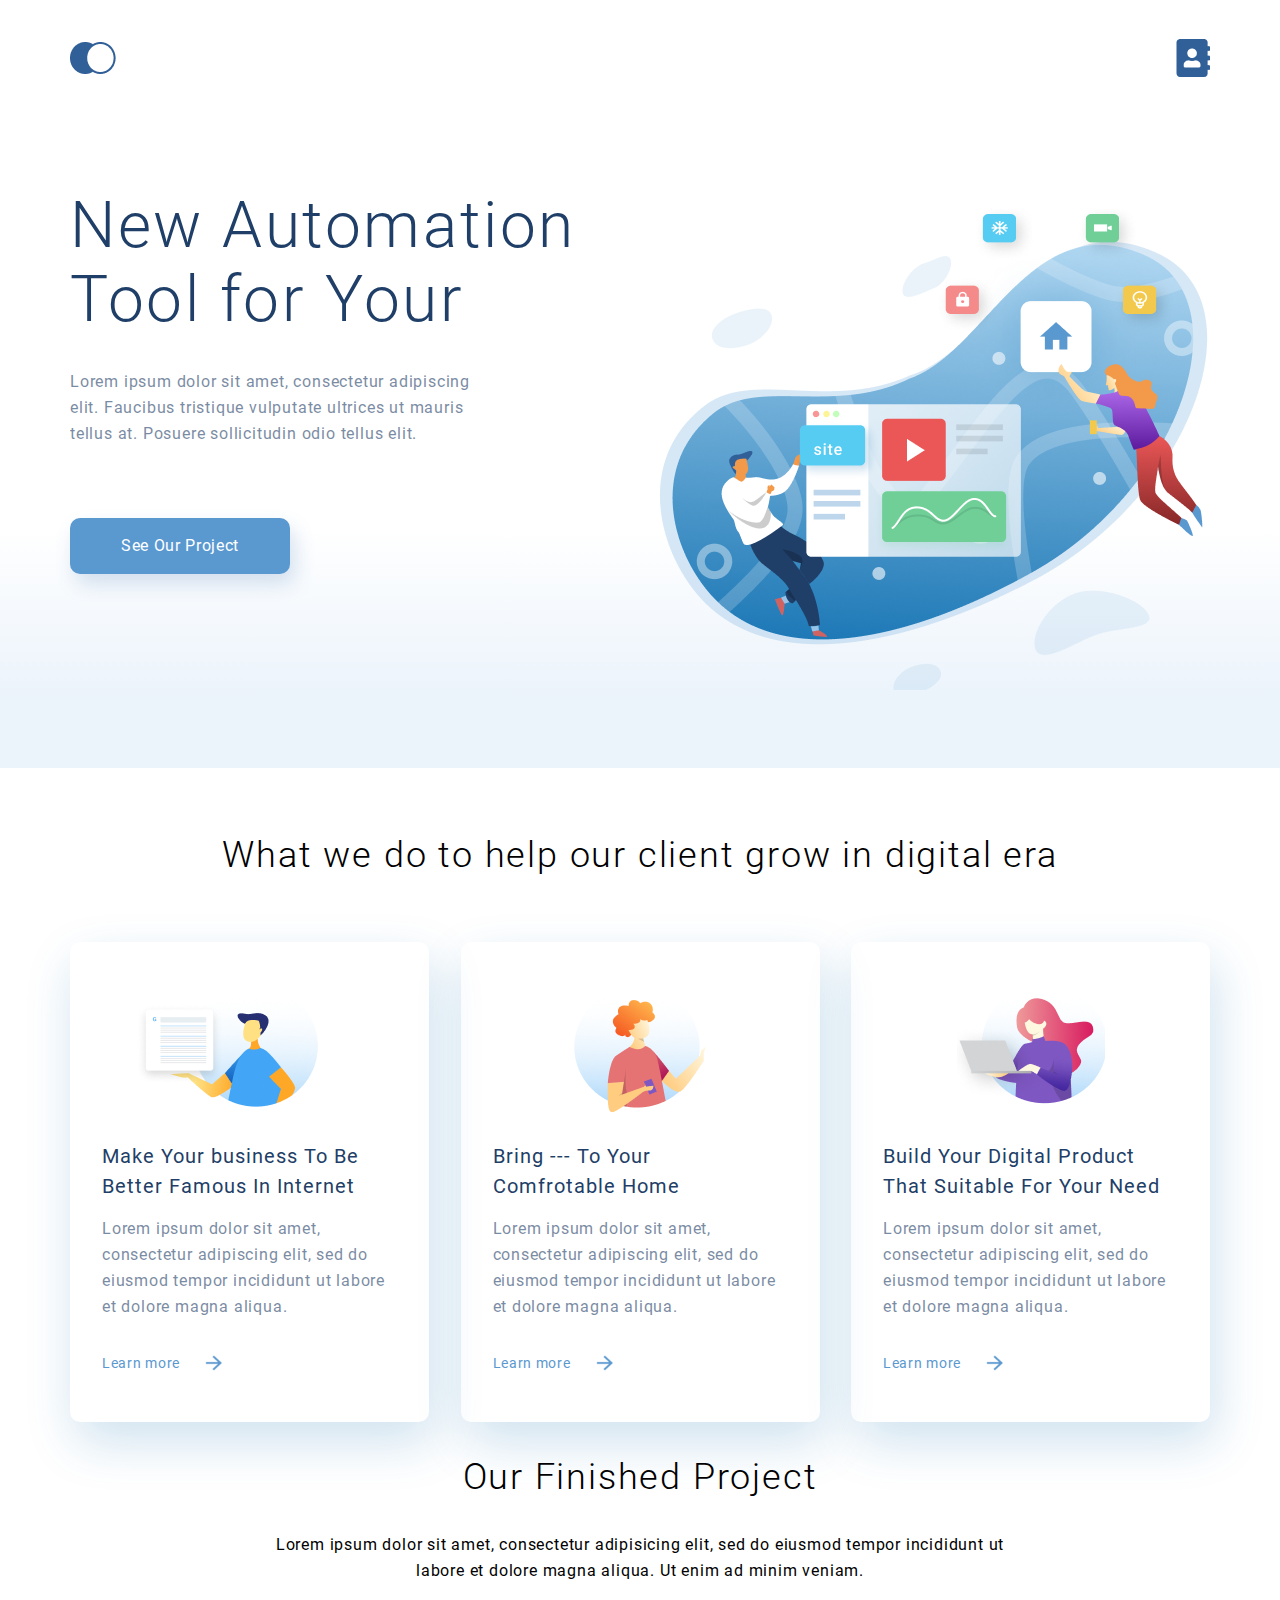
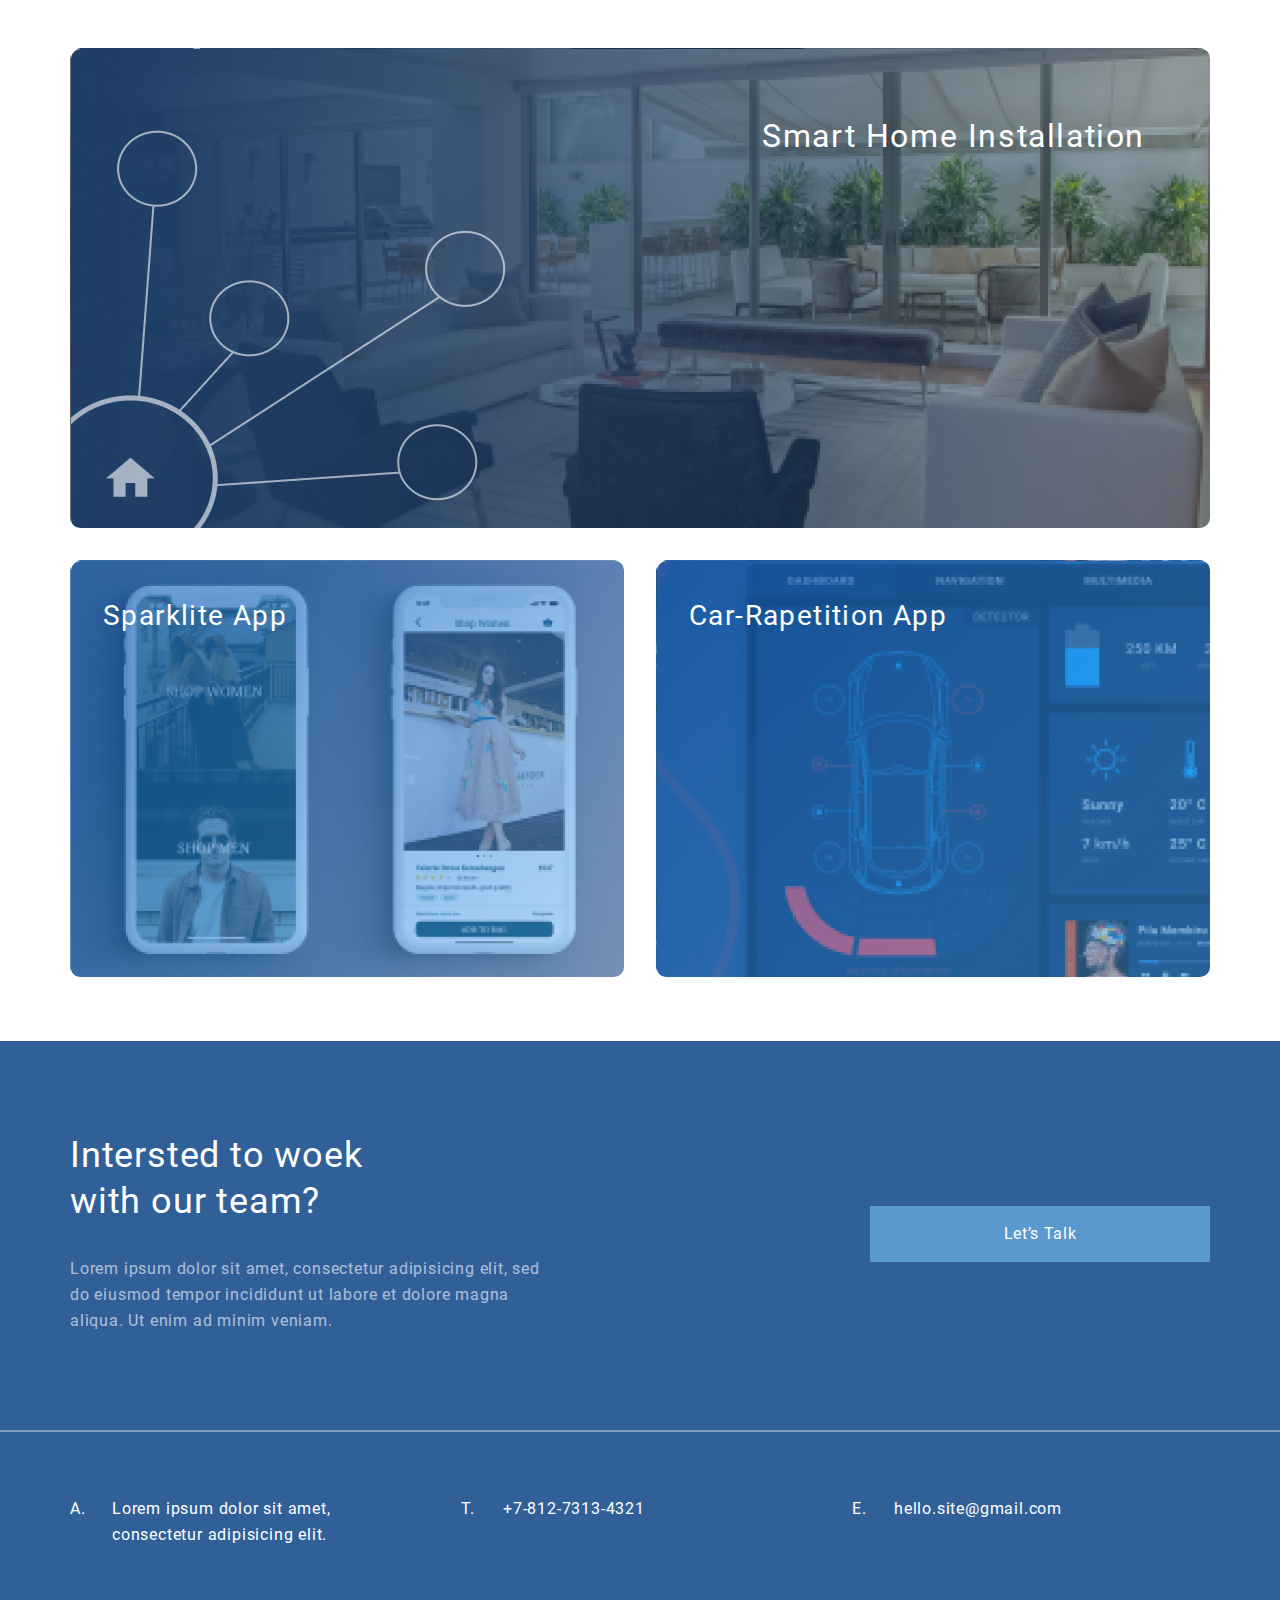
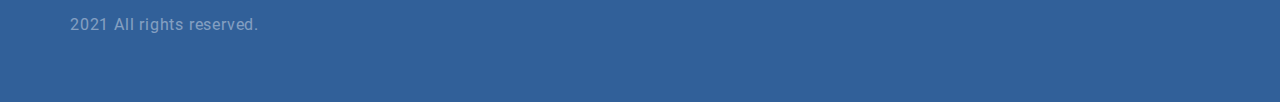
<file: Home_Work/index.html>
﻿<!DOCTYPE html>
<html lang="ru">
<head>
    <meta charset="utf-8">
    
    <meta name="viewport" content="width=device-width, initial-scale=1.0">
    
    <title>Home Page</title>
    
    <link rel="stylesheet" href="css/style.css">
    
    <link rel="stylesheet" href="css/style_tablet.css">
    
    <link rel="stylesheet" href="css/style_mobile.css">
</head>
<body>
    <header>
        <div class="container">
            <a href="#" class="logo"></a>
            
            <a href="#" class="user"></a>
       
        </div>
        <div class="container">
                <div>
                <h1>
                    New Automation Tool for Your 
                </h1>
                <p>
                    Lorem ipsum dolor sit amet, consectetur adipiscing elit. Faucibus tristique vulputate ultrices ut mauris tellus at. Posuere sollicitudin odio tellus elit.
                </p>
                    <div class="button">
                        <a href="#">See Our Project</a>
                    </div>
                </div>
        </div>
    </header>
    
    <main>
        <section>
                <h2>What we do to help our client grow in digital era</h2>
                <div class="main__container__one">
                <div class="main__block one">
                    <h3>Make Your business To Be<br> Better Famous In Internet</h3>
                    <p>Lorem ipsum dolor sit amet, consectetur adipiscing elit, sed do eiusmod tempor incididunt ut labore et dolore magna aliqua. </p>
                    <a href="#" class="learn_more">Learn more</a>
                </div>
                <div class="main__block two">
                    <h3>Bring --- To Your<br> Comfrotable Home</h3>
                    <p>Lorem ipsum dolor sit amet, consectetur adipiscing elit, sed do eiusmod tempor incididunt ut labore et dolore magna aliqua. </p>
                    <a href="#" class="learn_more">Learn more</a>
                </div>
                <div class="main__block three">
                    <h3>Build Your Digital Product<br> That Suitable For Your Need</h3>
                    <p>Lorem ipsum dolor sit amet, consectetur adipiscing elit, sed do eiusmod tempor incididunt ut labore et dolore magna aliqua. </p>
                    <a href="#" class="learn_more">Learn more</a>
                </div>
                </div>
        </section>
        
        <section>
            <div class="main__container__two">
                <h2>Our Finished Project</h2>
                <p>Lorem ipsum dolor sit amet, consectetur adipisicing elit, sed do eiusmod tempor incididunt ut labore et dolore magna aliqua. Ut enim ad minim veniam.</p>
                <div class="main__container__two__block top">Smart Home Installation</div>
                <div class="main__container__two__block left">Sparklite App</div>
                <div class="main__container__two__block right">Car-Rapetition App</div>
            </div>
        </section>

    </main>
    
    <footer>
        <section>
            <div class="container">
                <h3>Intersted to woek with our team?</h3>
                <p>Lorem ipsum dolor sit amet, consectetur adipisicing elit, sed do eiusmod tempor incididunt ut labore et dolore magna aliqua. Ut enim ad minim veniam.</p>
                <button type="button">Let’s Talk</button>
            </div>
        </section>
        
        <section>
            <div class="container">
                <ol>
                    <li>Lorem ipsum dolor sit amet, <br>consectetur adipisicing elit.</li>
                    <li>+7-812-7313-4321</li>
                    <li>hello.site@gmail.com</li>
                </ol>
                <p class="copy">2021 All rights reserved.</p>
            </div>
        </section>
    </footer>
</body>
</html>
</file>
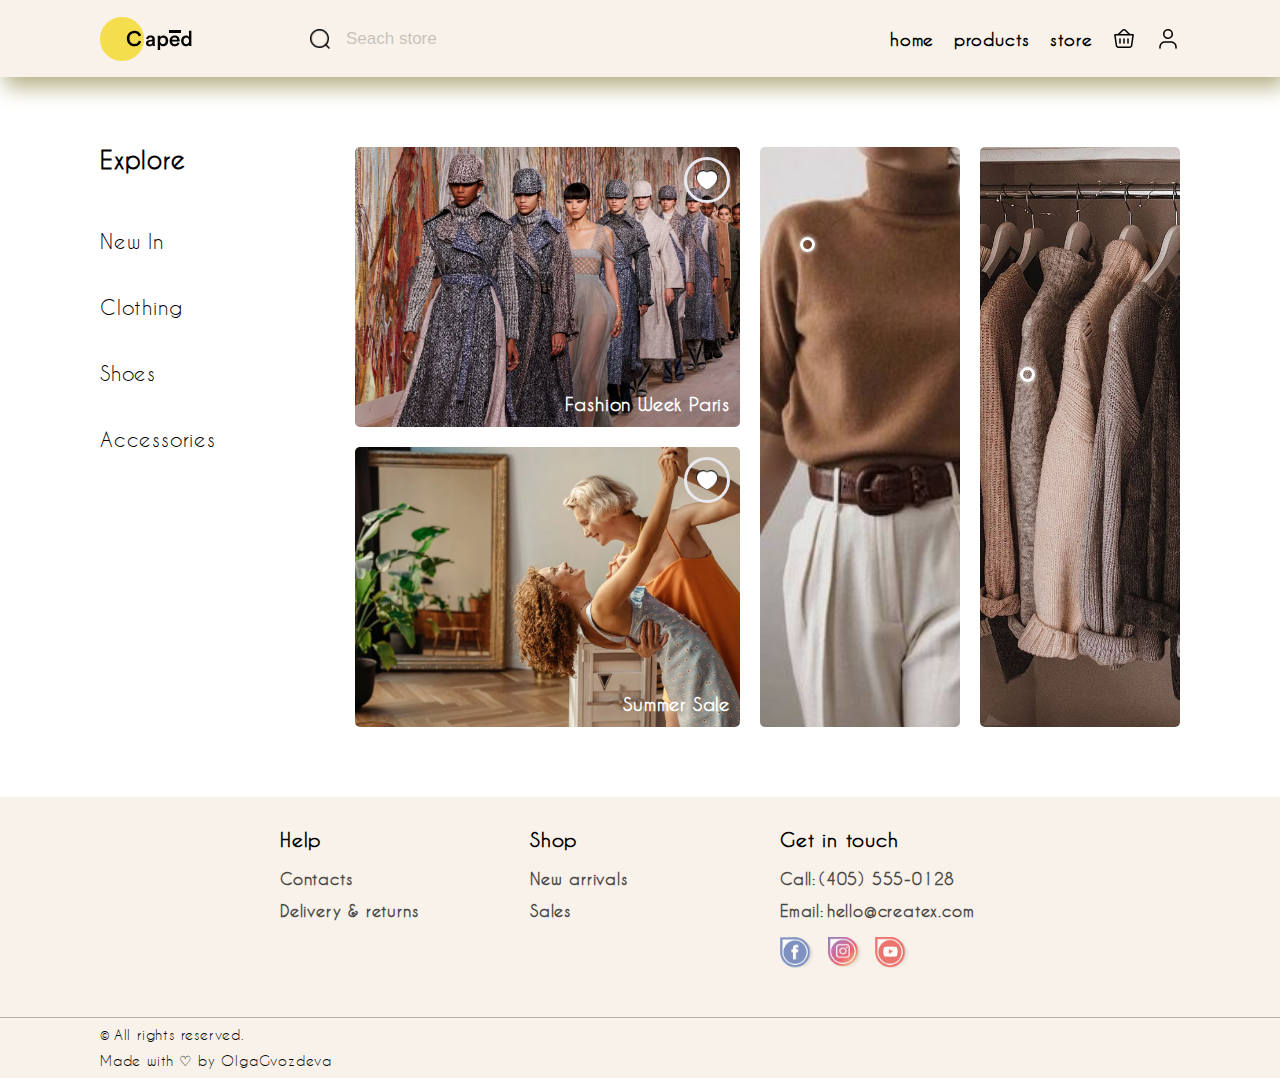
<file: My_First_Site/index.html>
<!DOCTYPE html>
   <html lang="ru">
   <head>
      <title>Caped</title>
      <meta charset="utf-8">
      <link rel="stylesheet" href="CSS/style.css">  
      <link rel="stylesheet" href="CSS/style_tablet.css">  
      <link rel="stylesheet" href="CSS/style_mobile.css"> 
      <script src="JS/jquery-3.6.0.min.js"></script>
      <script src="JS/jqmain.js"></script>  
      <script src="JS/main.js"></script>   
   </head>
      <body>
          <header>
            <div class="header_container">
            <section>
                <nav class="left_menu">
                    <div class="logo"></div>
                    <input type="text" name="search" placeholder="Seach store">
                </nav>
            </section>
            <section>            
                <nav class="right_menu">
                    <a href="index.html" class="home">home</a>
                    <a href="products.html" class="products">products</a>
                    <a href="store.html" class="store">store</a>
                    <a href='basket.html' class="basket"></a>
                    <div class="person"></div>
                </nav>
            </section>
            </div>
          </header>
          <main>
            <div class="main_content mainRules">
                <nav class='dropdownMenu'>
                    <h2>Explore</h2>
                    <a class ='before' href="products.html#newIn">New In</a>
                    <a href="products.html#clothing">Clothing</a>
                    <a href="products.html#shoes">Shoes</a>
                    <a href="products.html#accessories">Accessories</a>
                </nav>
            <div class="left_one">
                <form name="indexForma">
                    <input type="checkbox" name="heart" id="heard">
                    <label for="heard" class="heard_btn"></label>
                </form>
              <a href="https://www.vogue.fr" id="textForForm">Fashion Week Paris</a>
            </div>
            <div class="left_two">
                <form name="indexFormaSecond">
                    <input type="checkbox" name="heart2" id="heard2">
                    <label for="heard2" class="heard_btn"></label>
                </form>
            <a href="products.html#sales" id="textForForm2">Summer Sale</a>
            </div>
            <div class="right_one">
                <a href="products.html#salePullovers" class="dot"></a>
            </div>
            <div class="right_two">
                <a href="products.html#salePullovers" class="dot"></a>
            </div>
            </div>
          </main>

          <footer>
            <section>
              <div class="footer_content">
                <nav class="container help">
                    <h3>Help</h3>
                    <a href="store.html#contacts">Contacts</a>
                    <a href="store.html#delivery">Delivery & returns</a>
                </nav>
                <nav class="container shop">
                    <h3>Shop</h3>
                    <a href="products.html#newIn">New arrivals</a>
                    <a href="products.html#sales">Sales</a>
                </nav>
                  <nav class="container touch">
                      <h3>Get in touch</h3>
                      <p class="call">(405) 555-0128</p>
                      <p class="email">hello@createx.com</p>
                      <div class="media">
                        <a href="#" class="fb"></a>
                        <a href="#" class="inst"></a>
                        <a href="#" class="youtube"></a>
                      </div>
                  </nav>
              </div>
            </section>
            <section>
                <div class="footerBottom">
                    <div class="rightReserved"><p class="fst">All rights reserved.</p>
                        <p>Made with<span class="scd">by OlgaGvozdeva</span></p></div>
                        <div class="totop hiddentop">TOP</div>
                </div>
            </section>
          </footer>
          <div class="totop hiddentop">TOP</div>
      </body>
  </html>
</file>
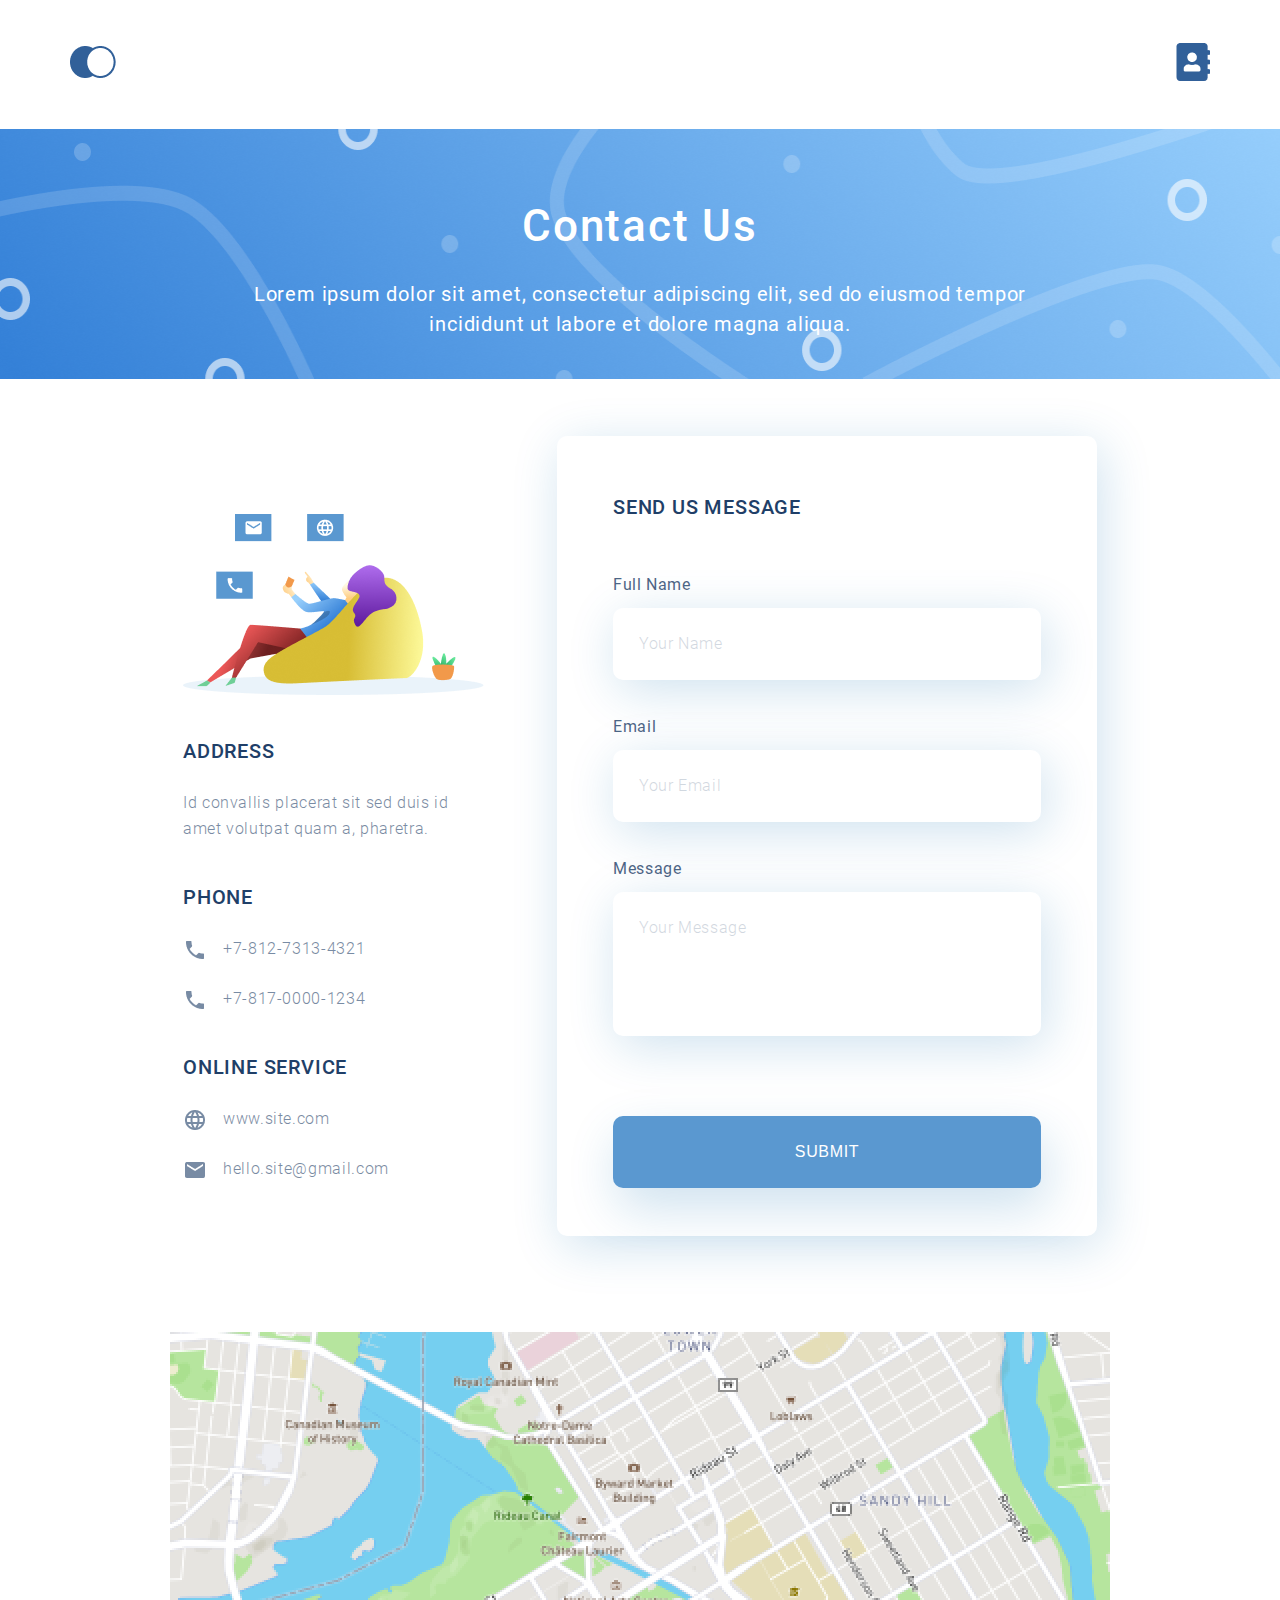
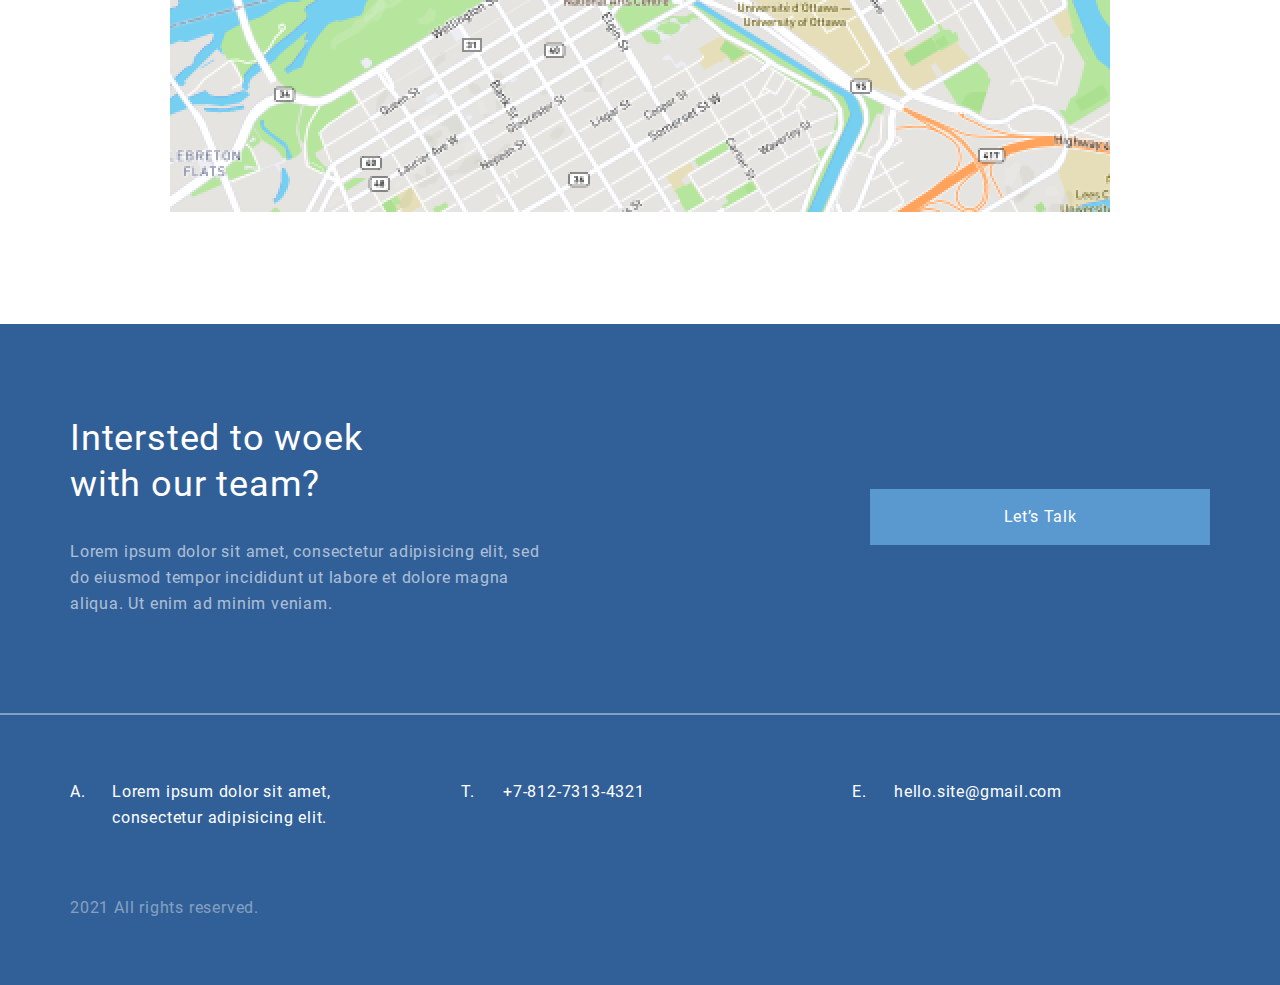
<file: Home_Work/contacts.html>
﻿<!DOCTYPE html>
<html lang="ru">
<head>
    <meta charset="utf-8">
    
    <meta name="viewport" content="width=device-width, initial-scale=1.0">
    
    <title>Contacts Page</title>
    
    <link rel="stylesheet" href="css/style-cont.css">
    
    <link rel="stylesheet" href="css/style-cont_tablet.css">
    
    <link rel="stylesheet" href="css/style-cont_mobile.css">

    
</head>
<body>
    <header>
        <div class="container">
            <a href="#" class="logo"></a>
            
            <a href="#" class="user"></a>
       
        </div>
        <div class="container">
               <h1>Contact Us</h1>
               <p>Lorem ipsum dolor sit amet, consectetur adipiscing elit, sed do eiusmod tempor incididunt ut labore et dolore magna aliqua. </p>
        </div>
    </header>
    
    <main>
        <div class="main_block">
        <section>
            <div class="container_left">
                <div class="adress">
                    <h3>ADDRESS</h3>
                    <p>Id convallis placerat sit sed duis id amet volutpat quam a, pharetra.</p>
                </div>
                <div class="phone">
                    <h3>PHONE</h3>
                    <p>+7-812-7313-4321</p>
                    <p>+7-817-0000-1234</p>
                </div>
                <div class="service">
                    <h3>ONLINE SERVICE</h3>
                    <p>www.site.com</p>
                    <p>hello.site@gmail.com</p>
                </div>
            </div>
        </section>
        
        <section>
            <div class="container_right">
                <form action="#" method="get">
                    <h3>SEND US MESSAGE</h3>
                    <h5>Full Name</h5>
                    <input type="text" name="Full name" placeholder="Your Name">
                    <h5>Email</h5>
                    <input type="email" name="Email" placeholder="Your Email">
                    <h5>Message</h5>
                    <textarea name="Your Message" placeholder="Your Message"></textarea><br>
                    <input type="submit" value="SUBMIT">
                </form>
            </div>
        </section>
        </div>
        <section>
            <div class="maps"></div>
        </section>

    </main>
    
    <footer>
        <section>
            <div class="container">
                <h2>Intersted to woek with our team?</h2>
                <p>Lorem ipsum dolor sit amet, consectetur adipisicing elit, sed do eiusmod tempor incididunt ut labore et dolore magna aliqua. Ut enim ad minim veniam.</p>
                <button type="button">Let’s Talk</button>
            </div>
        </section>
        
        <section>
            <div class="container">
                <ol>
                    <li>Lorem ipsum dolor sit amet, <br>consectetur adipisicing elit.</li>
                    <li>+7-812-7313-4321</li>
                    <li>hello.site@gmail.com</li>
                </ol>
                <p class="copy">2021 All rights reserved.</p>
            </div>
        </section>
    </footer>
</body>
</html>
</file>
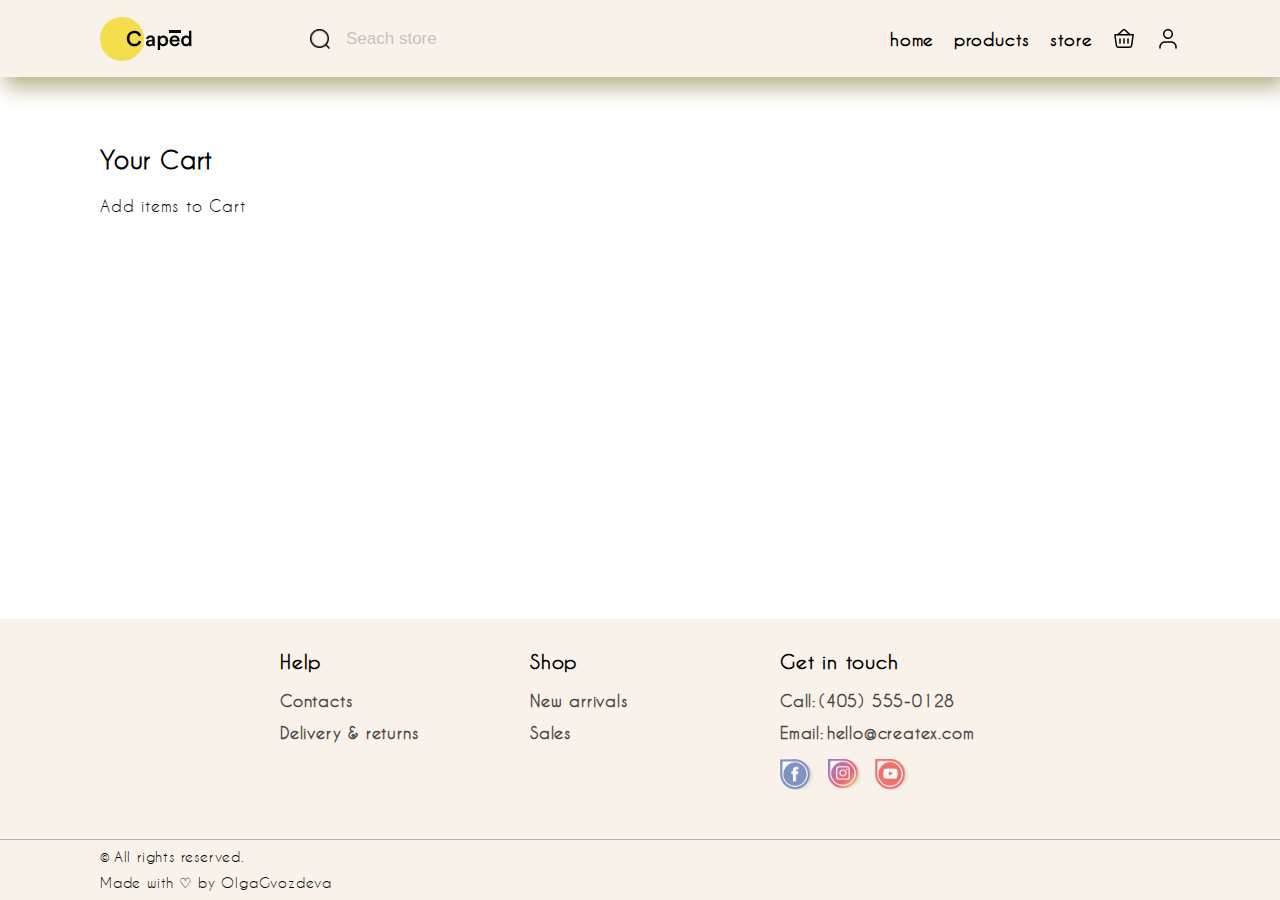
<file: My_First_Site/basket.html>
<!DOCTYPE html>
   <html lang="ru">
   <head>
      <title>Caped</title>
      <meta charset="utf-8">
      <link rel="stylesheet" href="CSS/style.css">  
      <link rel="stylesheet" href="CSS/style_tablet.css">  
      <link rel="stylesheet" href="CSS/style_mobile.css"> 
      <script src="JS/jquery-3.6.0.min.js"></script>
      <script src="JS/jqmain.js"></script>  
      <script src="JS/main.js"></script>   
   </head>
      <body>
        <header>
            <div class="header_container">
            <section>
                <nav class="left_menu">
                    <div class="logo"></div>
                    <input type="text" name="search" placeholder="Seach store">
                </nav>
            </section>
            <section>            
                <nav class="right_menu">
                    <a href="index.html" class="home">home</a>
                    <a href="products.html" class="products">products</a>
                    <a href="store.html" class="store">store</a>
                    <a href='basket.html' class="basket"></a>
                    <div class="person"></div>
                </nav>
            </section>
            </div>
          </header>
          <main>
            <div class="basket_content mainRules">
                <nav class='dropdownMenu hiddenDrop'>
                    <h2>Explore</h2>
                    <a class ='before' href="products.html#newIn">New In</a>
                    <a href="products.html#clothing">Clothing</a>
                    <a href="products.html#shoes">Shoes</a>
                    <a href="products.html#accessories">Accessories</a>
                </nav>
                    <h2 class="nullBasket">Your Cart</h2>
                    <div class="table"></div>
                    <div class="form">
                        <form action="https://jsonplaceholder.typicode.com/posts" method="POST" name="orderform">
                            <fieldset>
                                <legend>Customer Detail:</legend>
                                
                                <input type="text" name="name" id="name" placeholder="Name" class="inputforma">
                                
                                <input type="text" name="phone" id="phone" placeholder="Phone" class="inputforma">
                                
                                <input type="text" name="mail" id="mail" placeholder="Email" class="inputforma">
                                
                                <textarea name="comment" id="comment"></textarea>
                            </fieldset>
                            
                            <fieldset>
                                <legend>Delivery Date:</legend>
                                
                                <input type="text" name="date" id="date" placeholder="DD-MM-YYYY" autocomplete="off">
                            </fieldset>
                                
                            <button type="submit" class="sendform">Order</button>
                        </form>
                    </div>
                </div>

          </main>
          <footer>
            <section>
              <div class="footer_content">
                <nav class="container help">
                    <h3>Help</h3>
                    <a href="store.html#contacts">Contacts</a>
                    <a href="store.html#delivery">Delivery & returns</a>
                </nav>
                <nav class="container shop">
                    <h3>Shop</h3>
                    <a href="products.html#newIn">New arrivals</a>
                    <a href="products.html#sales">Sales</a>
                </nav>
                  <nav class="container touch">
                      <h3>Get in touch</h3>
                      <p class="call">(405) 555-0128</p>
                      <p class="email">hello@createx.com</p>
                      <div class="media">
                        <a href="#" class="fb"></a>
                        <a href="#" class="inst"></a>
                        <a href="#" class="youtube"></a>
                      </div>
                  </nav>
              </div>
            </section>
            <section>
                <div class="footerBottom">
                    <div class="rightReserved"><p class="fst">All rights reserved.</p>
                        <p>Made with<span class="scd">by OlgaGvozdeva</span></p></div>
                        <div class="totop hiddentop">TOP</div>
                </div>
            </section>
          </footer>
          <div class="totop hiddentop">TOP</div>
      </body>
  </html>
</file>
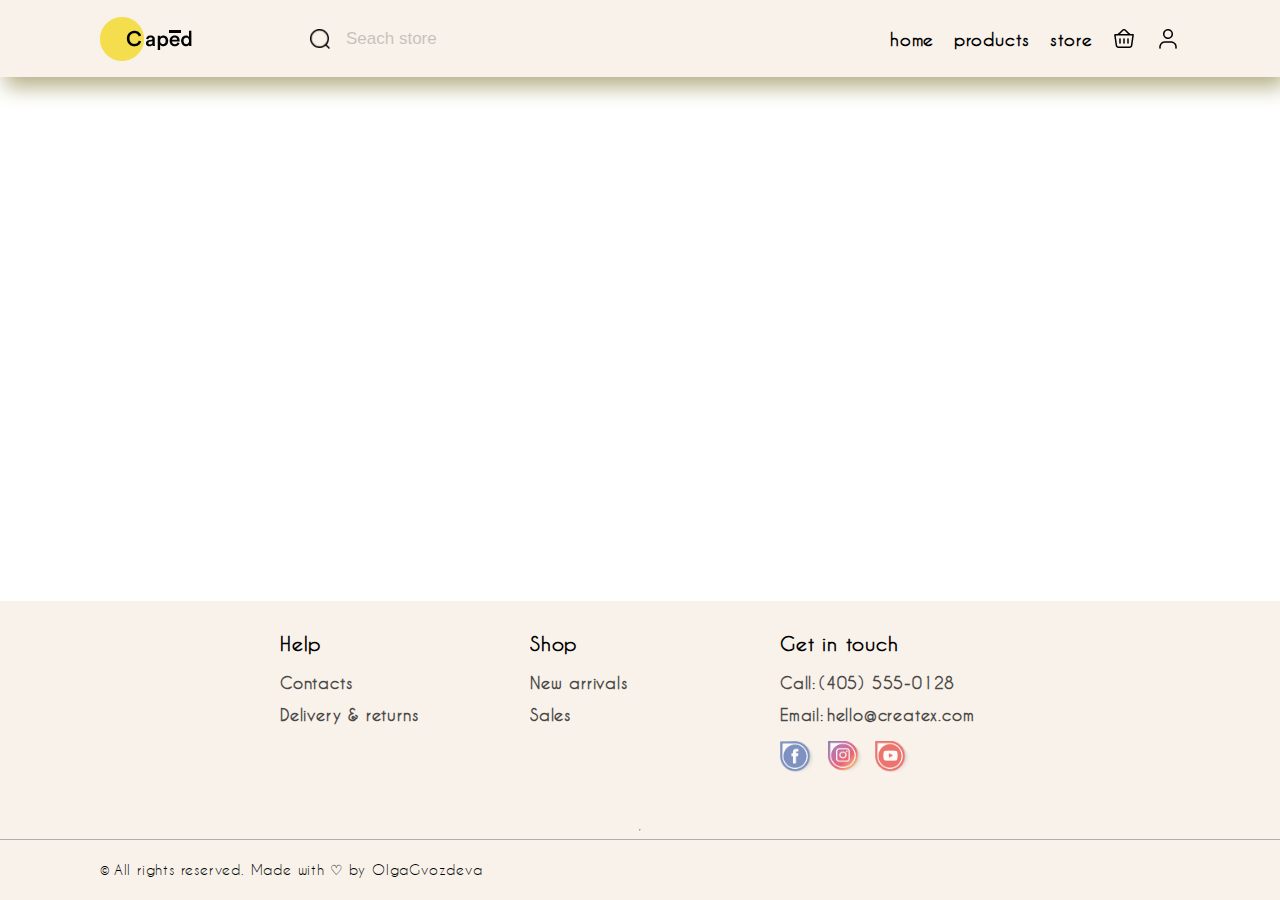
<file: My_First_Site/person.html>
<!DOCTYPE html>
   <html lang="ru">
   <head>
      <title>Caped</title>
      <meta charset="utf-8">
      <link rel="stylesheet" href="CSS/style.css">  
      <link rel="stylesheet" href="CSS/style_tablet.css">  
      <link rel="stylesheet" href="CSS/style_mobile.css"> 
      <script src="JS/jquery-3.6.0.min.js"></script>
      <script src="JS/jqmain.js"></script>  
      <script src="JS/main.js"></script>   
   </head>
      <body>
        <header>
            <div class="header_container">
            <section>
                <nav class="left_menu">
                    <div class="logo"></div>
                    <input type="text" name="search" placeholder="Seach store">
                </nav>
            </section>
            <section>            
                <nav class="right_menu">
                    <a href="index.html" class="home">home</a>
                    <a href="products.html" class="products">products</a>
                    <a href="store.html" class="store">store</a>
                    <a href='basket.html' class="basket"></a>
                    <div class="person"></div>	
                </nav>
            </section>
            </div>
          </header>
          <main>
            <div class="person_content mainRules">
                <nav class='dropdownMenu hiddenDrop'>
                    <h2>Explore</h2>
                    <a class ='before' href="products.html#newIn">New In</a>
                    <a href="products.html#clothing">Clothing</a>
                    <a href="products.html#shoes">Shoes</a>
                    <a href="products.html#accessories">Accessories</a>
                </nav>
            </div>
          </main>
          <footer>
            <section>
              <div class="footer_content">
                <nav class="container help">
                    <h3>Help</h3>
                    <a href="store.html#contacts">Contacts</a>
                    <a href="store.html#delivery">Delivery & returns</a>
                </nav>
                <nav class="container shop">
                    <h3>Shop</h3>
                    <a href="products.html#newIn">New arrivals</a>
                    <a href="products.html#sales">Sales</a>
                </nav>
                  <nav class="container touch">
                      <h3>Get in touch</h3>
                      <p class="call">(405) 555-0128</p>
                      <p class="email">hello@createx.com</p>
                      <div class="media">
                        <a href="#" class="fb"></a>
                        <a href="#" class="inst"></a>
                        <a href="#" class="youtube"></a>
                      </div>
                  </nav>
              </div>
            </section>
            <hr>
            <section>
                <div class="footerBottom">
                    <p class="rightReserved"><span class="fst">All rights reserved. Made with</span><span class="scd">by OlgaGvozdeva</span></p>
                        <div class="totop hiddentop">TOP</div>
                </div>
            </section>
          </footer>
          <div class="totop hiddentop">TOP</div>
      </body>
  </html>
</file>
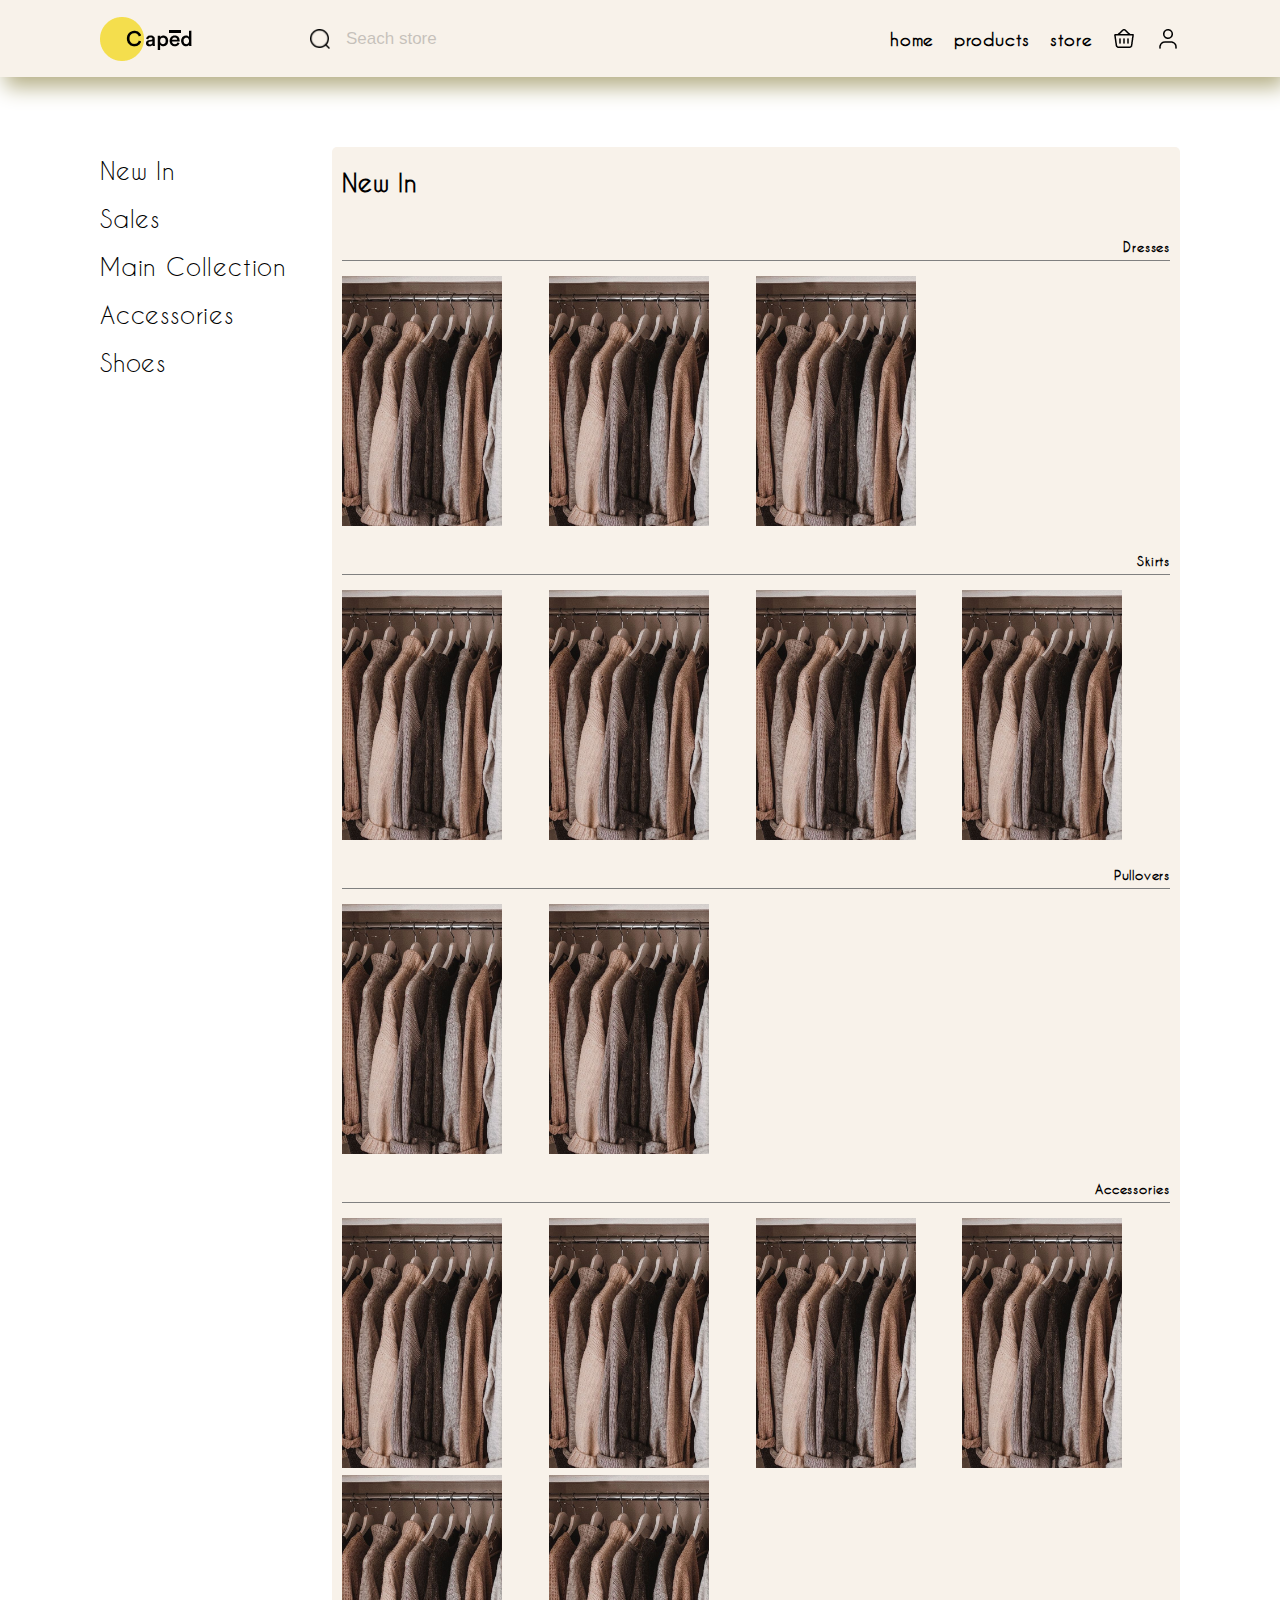
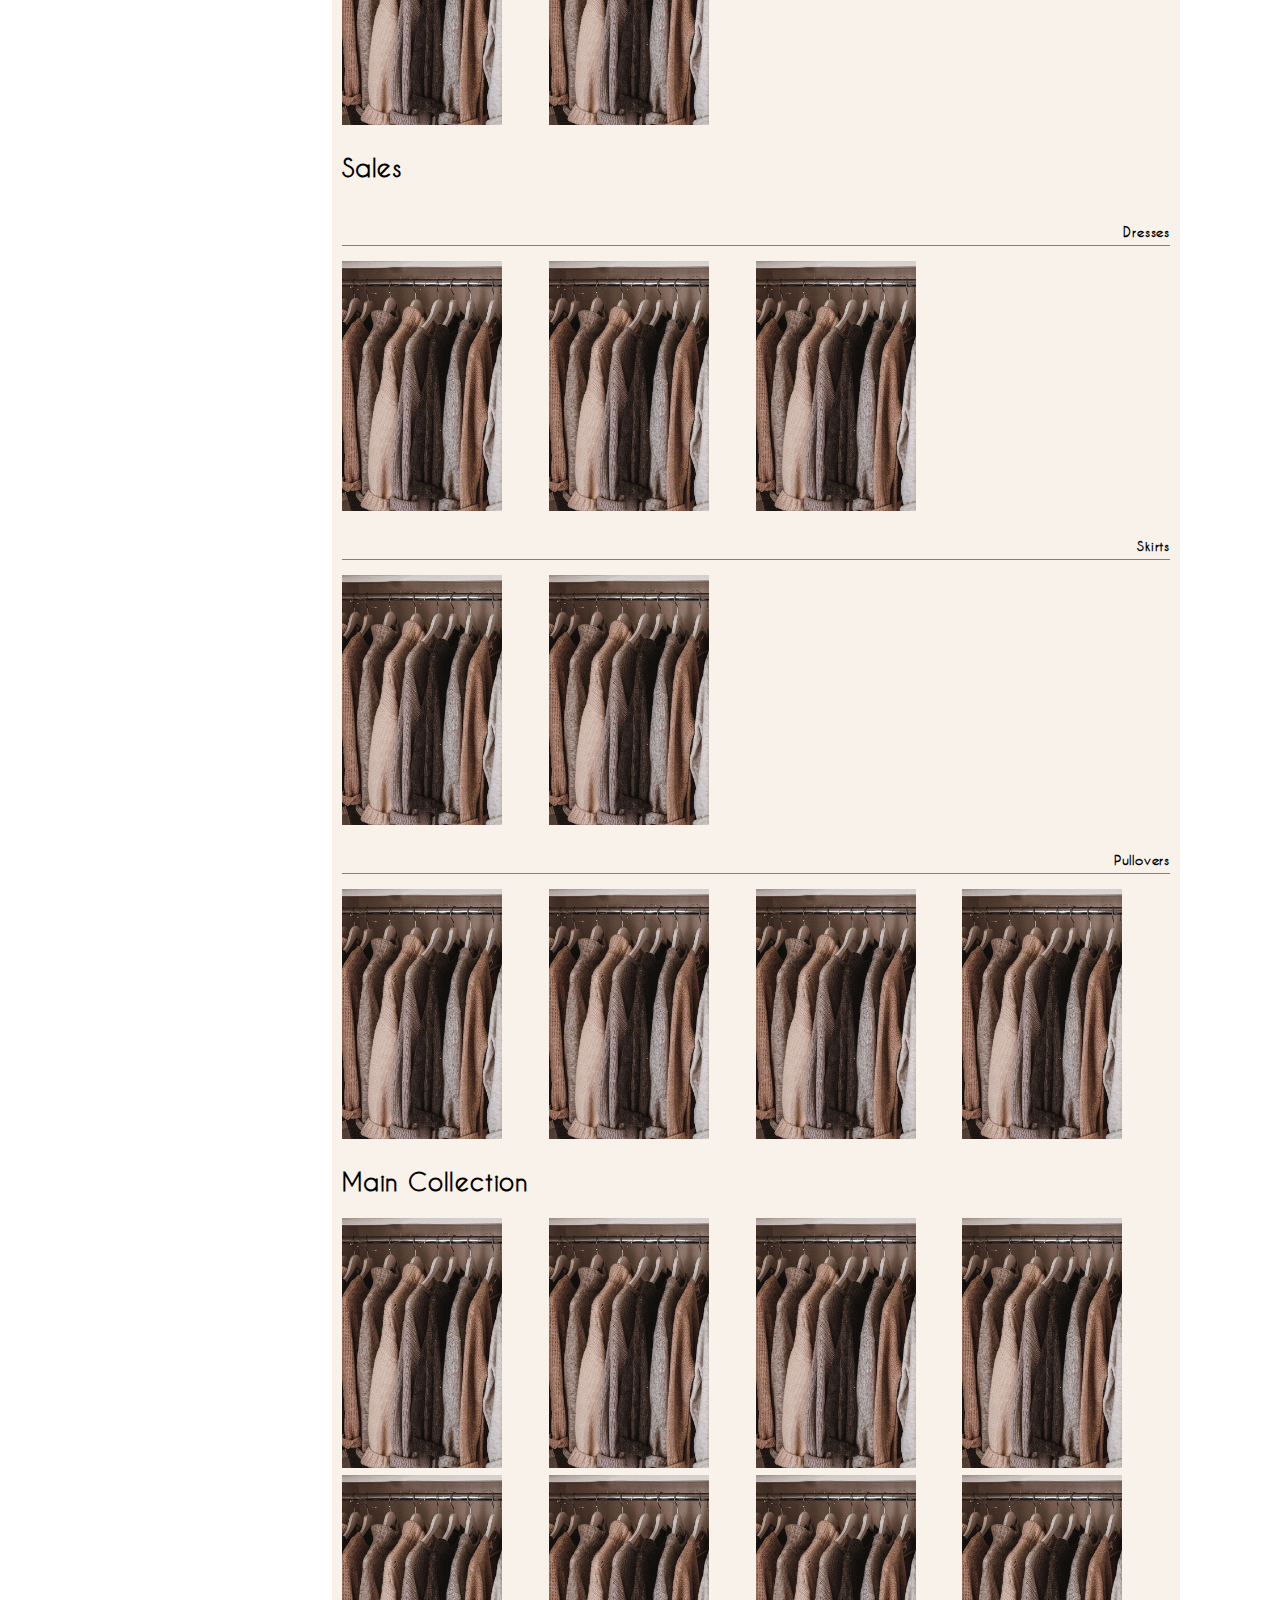
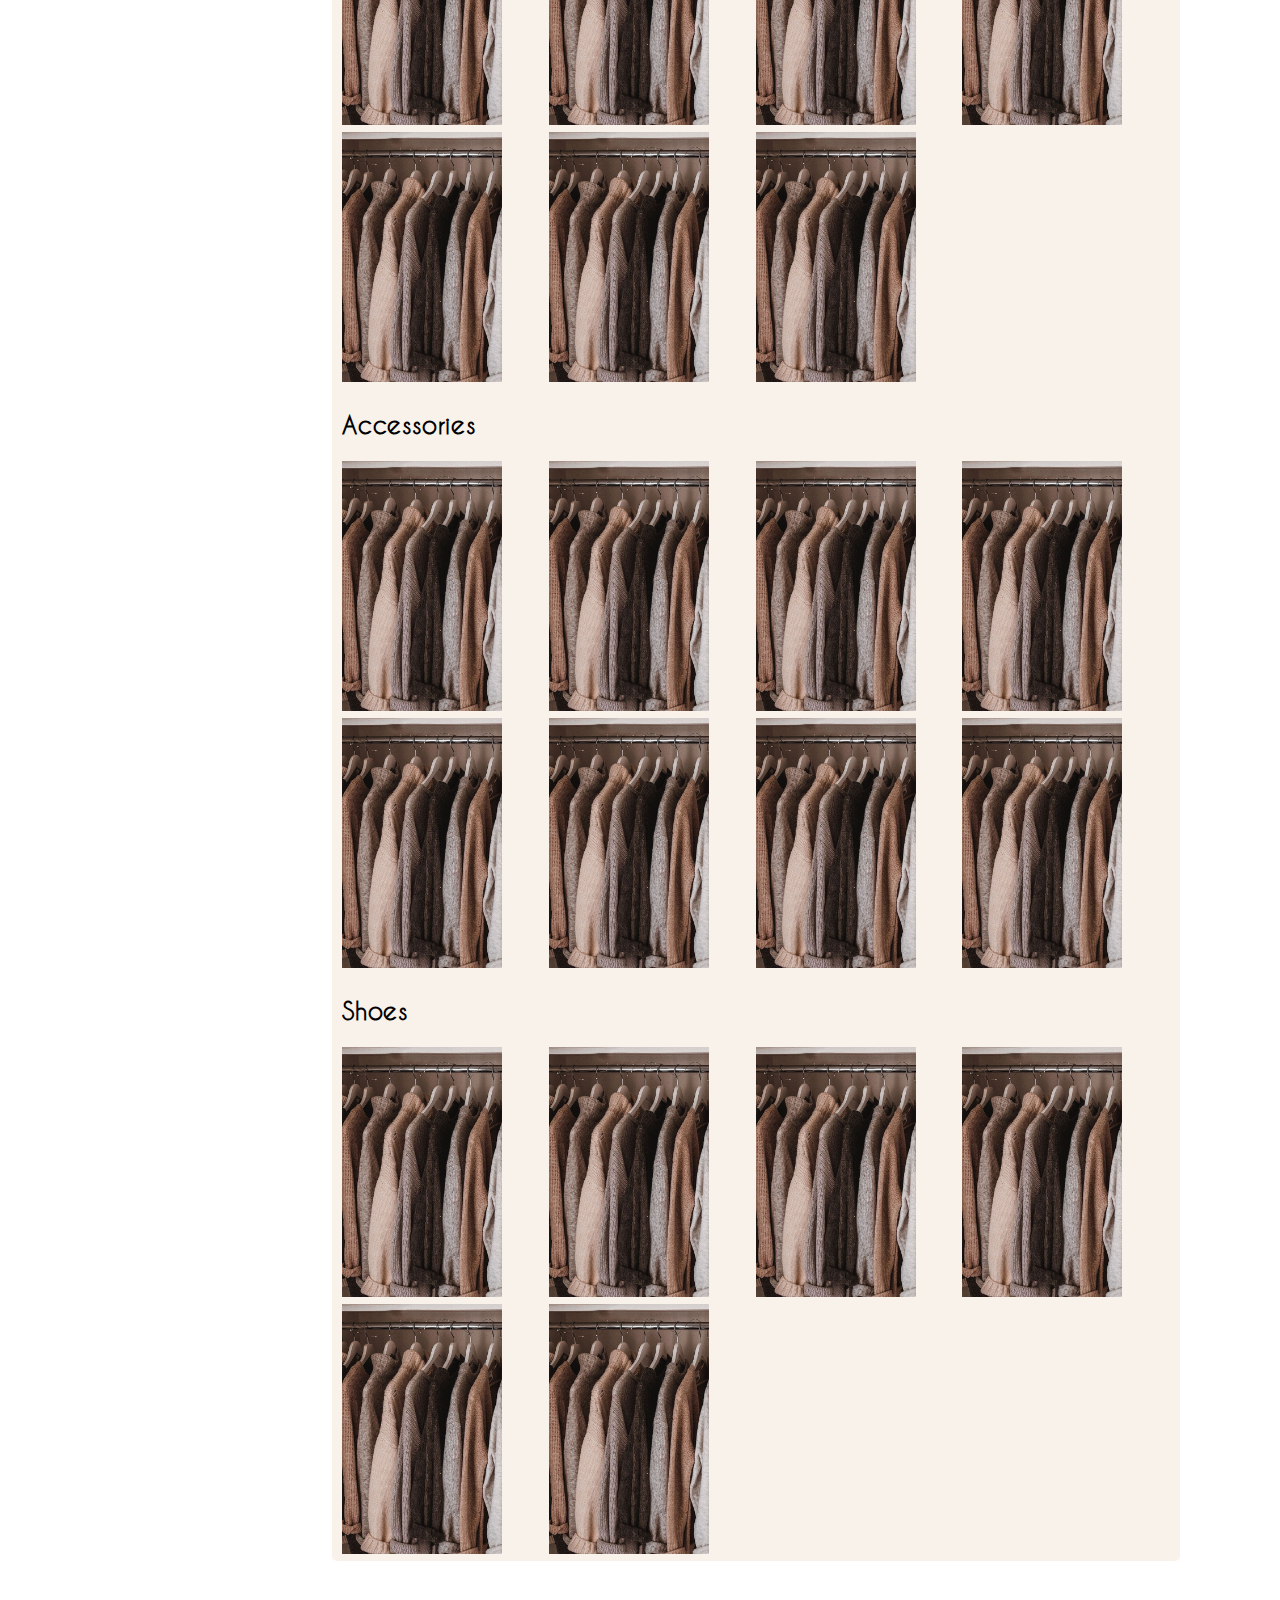
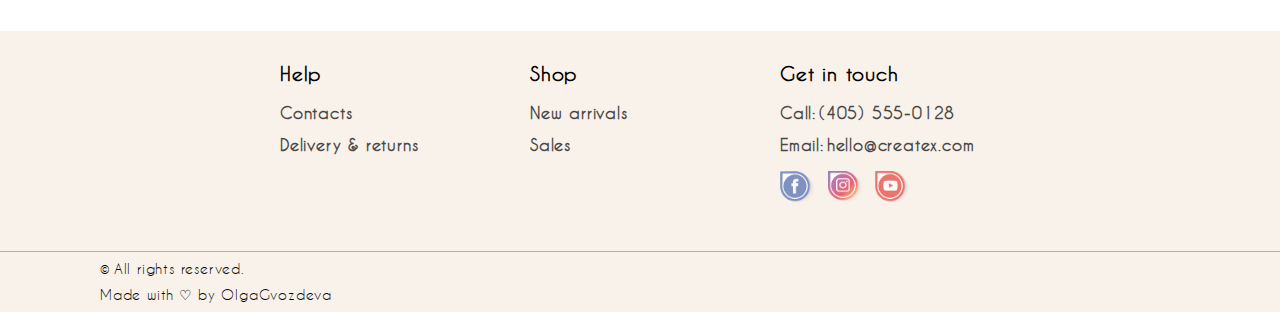
<file: My_First_Site/products.html>
<!DOCTYPE html>
   <html lang="ru">
   <head>
      <title>Caped</title>
      <meta charset="utf-8">
      <link rel="stylesheet" href="CSS/style.css">  
      <link rel="stylesheet" href="CSS/style_tablet.css">  
      <link rel="stylesheet" href="CSS/style_mobile.css"> 
      <script src="JS/jquery-3.6.0.min.js"></script>
      <script src="JS/jqmain.js"></script>  
      <script src="JS/main.js"></script>   
   </head>
      <body>
          <header>
            <div class="header_container">
            <section>
                <nav class="left_menu">
                    <div class="logo"></div>
                    <input type="text" name="search" placeholder="Seach store">
                </nav>
            </section>
            <section>            
                <nav class="right_menu">
                    <a href="index.html" class="home">home</a>
                    <a href="products.html" class="products">products</a>
                    <a href="store.html" class="store">store</a>
                    <a href='basket.html' class="basket"></a>
                    <div class="person"></div>	
                </nav>
            </section>
            </div>
          </header>
          <main>
            <div class="productsContent mainRules">
                <nav class='dropdownMenu hiddenDrop'>
                    <h2>Explore</h2>
                    <a class ='before' href="#newIn">New In</a>
                    <a href="#clothing">Clothing</a>
                    <a href="#shoes">Shoes</a>
                    <a href="#accessories">Accessories</a>
                </nav>
                <section class="catalog">
                        <aside class="catmenu">
                            <nav class="accordeon">
                                <ul>
                                    <li class="sub">
                                        <a href="#newIn">New In</a>
                                        <ul>
                                            <li><a href="#newdresses">Dresses</a></li>
                                            <li><a href="#newskirts">Skirts</a></li>
                                            <li><a href="#newpullovers">Pullovers</a></li>
                                            <li><a href="#newaccessories">Accessories</a></li>
                                        </ul>
                                    </li>
                                    <li class="sub">
                                        <a href="#sales">Sales</a>
                                        <ul >
                                            <li><a href="#saleDresses">Dresses</a></li>
                                            <li><a href="#saleSkirts">Skirts</a></li>
                                            <li><a href="#salePullovers">Pullovers</a></li>
                                        </ul>
                                    </li>
                                    <li class="sub">
                                        <a href="#clothing">Main Collection</a>
                                    </li>
                                    <li>
                                        <a href="#accessories" class="acces">Accessories</a>
                                    </li>
                                    <li class="sub">
                                        <a href="#shoes">Shoes</a>
                                        <ul >
                                            <li><a href="#">Heeled shoes</a></li>
                                            <li><a href="#">Summer shoes</a></li>
                                        </ul>
                                    </li>
                                </ul>
                            </nav>
                        </aside>
                </section>   
                <section class="catalogItems">
                    <h2 id="newIn">New In</h2>
                        <h5 id="newdresses">Dresses</h5>
                        <div class="item" data-name="Summer dress" data-price="120" data-article="art__100" data-info="Lorem ipsum dolor sit amet, consectetur adipiscing elit, sed do eiusmod tempor incididunt ut labore et dolore magna aliqua. Tristique sollicitudin nibh sit amet commodo nulla facilisi nullam. Magna fermentum iaculis eu non. Fermentum posuere urna nec tincidunt praesent semper feugiat. Volutpat maecenas volutpat blandit aliquam etiam erat. Tincidunt arcu non sodales neque.">
                        </div>
                        <div class="item" data-name="Winter dress" data-price="220" data-article="art__101" data-info="Lorem ipsum dolor sit amet, consectetur adipiscing elit, sed do eiusmod tempor incididunt ut labore et dolore magna aliqua. Tristique sollicitudin nibh sit amet commodo nulla facilisi nullam. Magna fermentum iaculis eu non. Fermentum posuere urna nec tincidunt praesent semper feugiat. Volutpat maecenas volutpat blandit aliquam etiam erat. Tincidunt arcu non sodales neque."></div>
                        <div class="item" data-name="Autumn dress" data-price="512" data-article="art__102" data-info="Lorem ipsum dolor sit amet, consectetur adipiscing elit, sed do eiusmod tempor incididunt ut labore et dolore magna aliqua. Tristique sollicitudin nibh sit amet commodo nulla facilisi nullam. Magna fermentum iaculis eu non. Fermentum posuere urna nec tincidunt praesent semper feugiat. Volutpat maecenas volutpat blandit aliquam etiam erat. Tincidunt arcu non sodales neque."></div>
                        <h5 class="skirts">Skirts</h5>
                        <div class="item" data-name="Etiam nunc" data-price="170" data-article="art__103" data-info="Lorem ipsum dolor sit amet, consectetur adipiscing elit, sed do eiusmod tempor incididunt ut labore et dolore magna aliqua. Tristique sollicitudin nibh sit amet commodo nulla facilisi nullam. Magna fermentum iaculis eu non. Fermentum posuere urna nec tincidunt praesent semper feugiat. Volutpat maecenas volutpat blandit aliquam etiam erat. Tincidunt arcu non sodales neque."></div>
                        <div class="item" data-name="Summer dress" data-price="129" data-article="art__104" data-info="Lorem ipsum dolor sit amet, consectetur adipiscing elit, sed do eiusmod tempor incididunt ut labore et dolore magna aliqua. Tristique sollicitudin nibh sit amet commodo nulla facilisi nullam. Magna fermentum iaculis eu non. Fermentum posuere urna nec tincidunt praesent semper feugiat. Volutpat maecenas volutpat blandit aliquam etiam erat. Tincidunt arcu non sodales neque."></div>
                        <div class="item" data-name="Summer dress" data-price="167" data-article="art__105" data-info="Lorem ipsum dolor sit amet, consectetur adipiscing elit, sed do eiusmod tempor incididunt ut labore et dolore magna aliqua. Tristique sollicitudin nibh sit amet commodo nulla facilisi nullam. Magna fermentum iaculis eu non. Fermentum posuere urna nec tincidunt praesent semper feugiat. Volutpat maecenas volutpat blandit aliquam etiam erat. Tincidunt arcu non sodales neque."></div>
                        <div class="item" data-name="Summer dress" data-price="145" data-article="art__106" data-info="Lorem ipsum dolor sit amet, consectetur adipiscing elit, sed do eiusmod tempor incididunt ut labore et dolore magna aliqua. Tristique sollicitudin nibh sit amet commodo nulla facilisi nullam. Magna fermentum iaculis eu non. Fermentum posuere urna nec tincidunt praesent semper feugiat. Volutpat maecenas volutpat blandit aliquam etiam erat. Tincidunt arcu non sodales neque."></div>
                        <h5 id="newpullovers">Pullovers</h5>
                        <div class="item" data-name="Summer dress" data-price="177" data-article="art__148" data-info="Lorem ipsum dolor sit amet, consectetur adipiscing elit, sed do eiusmod tempor incididunt ut labore et dolore magna aliqua. Tristique sollicitudin nibh sit amet commodo nulla facilisi nullam. Magna fermentum iaculis eu non. Fermentum posuere urna nec tincidunt praesent semper feugiat. Volutpat maecenas volutpat blandit aliquam etiam erat. Tincidunt arcu non sodales neque."></div>
                        <div class="item" data-name="Summer dress" data-price="122" data-article="art__107" data-info="Lorem ipsum dolor sit amet, consectetur adipiscing elit, sed do eiusmod tempor incididunt ut labore et dolore magna aliqua. Tristique sollicitudin nibh sit amet commodo nulla facilisi nullam. Magna fermentum iaculis eu non. Fermentum posuere urna nec tincidunt praesent semper feugiat. Volutpat maecenas volutpat blandit aliquam etiam erat. Tincidunt arcu non sodales neque."></div>
                        <h5 id="newaccessories">Accessories</h5>
                        <div class="item" data-name="Summer dress" data-price="220" data-article="art__108" data-info="Lorem ipsum dolor sit amet, consectetur adipiscing elit, sed do eiusmod tempor incididunt ut labore et dolore magna aliqua. Tristique sollicitudin nibh sit amet commodo nulla facilisi nullam. Magna fermentum iaculis eu non. Fermentum posuere urna nec tincidunt praesent semper feugiat. Volutpat maecenas volutpat blandit aliquam etiam erat. Tincidunt arcu non sodales neque."></div>
                        <div class="item" data-name="Summer dress" data-price="320" data-article="art__109" data-info="Lorem ipsum dolor sit amet, consectetur adipiscing elit, sed do eiusmod tempor incididunt ut labore et dolore magna aliqua. Tristique sollicitudin nibh sit amet commodo nulla facilisi nullam. Magna fermentum iaculis eu non. Fermentum posuere urna nec tincidunt praesent semper feugiat. Volutpat maecenas volutpat blandit aliquam etiam erat. Tincidunt arcu non sodales neque."></div>
                        <div class="item" data-name="Summer dress" data-price="420" data-article="art__110" data-info="Lorem ipsum dolor sit amet, consectetur adipiscing elit, sed do eiusmod tempor incididunt ut labore et dolore magna aliqua. Tristique sollicitudin nibh sit amet commodo nulla facilisi nullam. Magna fermentum iaculis eu non. Fermentum posuere urna nec tincidunt praesent semper feugiat. Volutpat maecenas volutpat blandit aliquam etiam erat. Tincidunt arcu non sodales neque."></div>
                        <div class="item" data-name="Summer dress" data-price="550" data-article="art__111" data-info="Lorem ipsum dolor sit amet, consectetur adipiscing elit, sed do eiusmod tempor incididunt ut labore et dolore magna aliqua. Tristique sollicitudin nibh sit amet commodo nulla facilisi nullam. Magna fermentum iaculis eu non. Fermentum posuere urna nec tincidunt praesent semper feugiat. Volutpat maecenas volutpat blandit aliquam etiam erat. Tincidunt arcu non sodales neque."></div>
                        <div class="item" data-name="Summer dress" data-price="620" data-article="art__112" data-info="Lorem ipsum dolor sit amet, consectetur adipiscing elit, sed do eiusmod tempor incididunt ut labore et dolore magna aliqua. Tristique sollicitudin nibh sit amet commodo nulla facilisi nullam. Magna fermentum iaculis eu non. Fermentum posuere urna nec tincidunt praesent semper feugiat. Volutpat maecenas volutpat blandit aliquam etiam erat. Tincidunt arcu non sodales neque."></div>
                        <div class="item" data-name="Summer dress" data-price="720" data-article="art__113" data-info="Lorem ipsum dolor sit amet, consectetur adipiscing elit, sed do eiusmod tempor incididunt ut labore et dolore magna aliqua. Tristique sollicitudin nibh sit amet commodo nulla facilisi nullam. Magna fermentum iaculis eu non. Fermentum posuere urna nec tincidunt praesent semper feugiat. Volutpat maecenas volutpat blandit aliquam etiam erat. Tincidunt arcu non sodales neque."></div>
                    <h2 id="sales">Sales</h2>
                        <h5 id="saleDresses">Dresses</h5>
                        <div class="item" data-name="Summer dress" data-price="170" data-article="art__114" data-info="Lorem ipsum dolor sit amet, consectetur adipiscing elit, sed do eiusmod tempor incididunt ut labore et dolore magna aliqua. Tristique sollicitudin nibh sit amet commodo nulla facilisi nullam. Magna fermentum iaculis eu non. Fermentum posuere urna nec tincidunt praesent semper feugiat. Volutpat maecenas volutpat blandit aliquam etiam erat. Tincidunt arcu non sodales neque."></div>
                        <div class="item" data-name="Summer dress" data-price="140" data-article="art__115" data-info="Lorem ipsum dolor sit amet, consectetur adipiscing elit, sed do eiusmod tempor incididunt ut labore et dolore magna aliqua. Tristique sollicitudin nibh sit amet commodo nulla facilisi nullam. Magna fermentum iaculis eu non. Fermentum posuere urna nec tincidunt praesent semper feugiat. Volutpat maecenas volutpat blandit aliquam etiam erat. Tincidunt arcu non sodales neque."></div>
                        <div class="item" data-name="Summer dress" data-price="180" data-article="art__116" data-info="Lorem ipsum dolor sit amet, consectetur adipiscing elit, sed do eiusmod tempor incididunt ut labore et dolore magna aliqua. Tristique sollicitudin nibh sit amet commodo nulla facilisi nullam. Magna fermentum iaculis eu non. Fermentum posuere urna nec tincidunt praesent semper feugiat. Volutpat maecenas volutpat blandit aliquam etiam erat. Tincidunt arcu non sodales neque."></div>
                        <h5 id="saleSkirts">Skirts</h5>
                        <div class="item" data-name="Summer dress" data-price="420" data-article="art__117" data-info="Lorem ipsum dolor sit amet, consectetur adipiscing elit, sed do eiusmod tempor incididunt ut labore et dolore magna aliqua. Tristique sollicitudin nibh sit amet commodo nulla facilisi nullam. Magna fermentum iaculis eu non. Fermentum posuere urna nec tincidunt praesent semper feugiat. Volutpat maecenas volutpat blandit aliquam etiam erat. Tincidunt arcu non sodales neque."></div>
                        <div class="item" data-name="Summer dress" data-price="720" data-article="art__118" data-info="Lorem ipsum dolor sit amet, consectetur adipiscing elit, sed do eiusmod tempor incididunt ut labore et dolore magna aliqua. Tristique sollicitudin nibh sit amet commodo nulla facilisi nullam. Magna fermentum iaculis eu non. Fermentum posuere urna nec tincidunt praesent semper feugiat. Volutpat maecenas volutpat blandit aliquam etiam erat. Tincidunt arcu non sodales neque."></div>
                        <h5 id="salePullovers">Pullovers</h5>
                        <div class="item" data-name="Summer dress" data-price="120" data-article="art__119" data-info="Lorem ipsum dolor sit amet, consectetur adipiscing elit, sed do eiusmod tempor incididunt ut labore et dolore magna aliqua. Tristique sollicitudin nibh sit amet commodo nulla facilisi nullam. Magna fermentum iaculis eu non. Fermentum posuere urna nec tincidunt praesent semper feugiat. Volutpat maecenas volutpat blandit aliquam etiam erat. Tincidunt arcu non sodales neque."></div>
                        <div class="item" data-name="Summer dress" data-price="120" data-article="art__120" data-info="Lorem ipsum dolor sit amet, consectetur adipiscing elit, sed do eiusmod tempor incididunt ut labore et dolore magna aliqua. Tristique sollicitudin nibh sit amet commodo nulla facilisi nullam. Magna fermentum iaculis eu non. Fermentum posuere urna nec tincidunt praesent semper feugiat. Volutpat maecenas volutpat blandit aliquam etiam erat. Tincidunt arcu non sodales neque."></div>
                        <div class="item" data-name="Summer dress" data-price="120" data-article="art__121" data-info="Lorem ipsum dolor sit amet, consectetur adipiscing elit, sed do eiusmod tempor incididunt ut labore et dolore magna aliqua. Tristique sollicitudin nibh sit amet commodo nulla facilisi nullam. Magna fermentum iaculis eu non. Fermentum posuere urna nec tincidunt praesent semper feugiat. Volutpat maecenas volutpat blandit aliquam etiam erat. Tincidunt arcu non sodales neque."></div>
                        <div class="item" data-name="Summer dress" data-price="120" data-article="art__122" data-info="Lorem ipsum dolor sit amet, consectetur adipiscing elit, sed do eiusmod tempor incididunt ut labore et dolore magna aliqua. Tristique sollicitudin nibh sit amet commodo nulla facilisi nullam. Magna fermentum iaculis eu non. Fermentum posuere urna nec tincidunt praesent semper feugiat. Volutpat maecenas volutpat blandit aliquam etiam erat. Tincidunt arcu non sodales neque."></div>
                    <h2 id="clothing">Main Collection</h2>
                        <div class="item" data-name="Summer dress" data-price="120" data-article="art__123" data-info="Lorem ipsum dolor sit amet, consectetur adipiscing elit, sed do eiusmod tempor incididunt ut labore et dolore magna aliqua. Tristique sollicitudin nibh sit amet commodo nulla facilisi nullam. Magna fermentum iaculis eu non. Fermentum posuere urna nec tincidunt praesent semper feugiat. Volutpat maecenas volutpat blandit aliquam etiam erat. Tincidunt arcu non sodales neque."></div>
                        <div class="item" data-name="Summer dress" data-price="120" data-article="art__124" data-info="Lorem ipsum dolor sit amet, consectetur adipiscing elit, sed do eiusmod tempor incididunt ut labore et dolore magna aliqua. Tristique sollicitudin nibh sit amet commodo nulla facilisi nullam. Magna fermentum iaculis eu non. Fermentum posuere urna nec tincidunt praesent semper feugiat. Volutpat maecenas volutpat blandit aliquam etiam erat. Tincidunt arcu non sodales neque."></div>
                        <div class="item" data-name="Summer dress" data-price="120" data-article="art__125" data-info="Lorem ipsum dolor sit amet, consectetur adipiscing elit, sed do eiusmod tempor incididunt ut labore et dolore magna aliqua. Tristique sollicitudin nibh sit amet commodo nulla facilisi nullam. Magna fermentum iaculis eu non. Fermentum posuere urna nec tincidunt praesent semper feugiat. Volutpat maecenas volutpat blandit aliquam etiam erat. Tincidunt arcu non sodales neque."></div>
                        <div class="item" data-name="Summer dress" data-price="120" data-article="art__126" data-info="Lorem ipsum dolor sit amet, consectetur adipiscing elit, sed do eiusmod tempor incididunt ut labore et dolore magna aliqua. Tristique sollicitudin nibh sit amet commodo nulla facilisi nullam. Magna fermentum iaculis eu non. Fermentum posuere urna nec tincidunt praesent semper feugiat. Volutpat maecenas volutpat blandit aliquam etiam erat. Tincidunt arcu non sodales neque."></div>
                        <div class="item" data-name="Summer dress" data-price="120" data-article="art__127" data-info="Lorem ipsum dolor sit amet, consectetur adipiscing elit, sed do eiusmod tempor incididunt ut labore et dolore magna aliqua. Tristique sollicitudin nibh sit amet commodo nulla facilisi nullam. Magna fermentum iaculis eu non. Fermentum posuere urna nec tincidunt praesent semper feugiat. Volutpat maecenas volutpat blandit aliquam etiam erat. Tincidunt arcu non sodales neque."></div>
                        <div class="item" data-name="Summer dress" data-price="120" data-article="art__128" data-info="Lorem ipsum dolor sit amet, consectetur adipiscing elit, sed do eiusmod tempor incididunt ut labore et dolore magna aliqua. Tristique sollicitudin nibh sit amet commodo nulla facilisi nullam. Magna fermentum iaculis eu non. Fermentum posuere urna nec tincidunt praesent semper feugiat. Volutpat maecenas volutpat blandit aliquam etiam erat. Tincidunt arcu non sodales neque."></div>
                        <div class="item" data-name="Summer dress" data-price="120" data-article="art__129" data-info="Lorem ipsum dolor sit amet, consectetur adipiscing elit, sed do eiusmod tempor incididunt ut labore et dolore magna aliqua. Tristique sollicitudin nibh sit amet commodo nulla facilisi nullam. Magna fermentum iaculis eu non. Fermentum posuere urna nec tincidunt praesent semper feugiat. Volutpat maecenas volutpat blandit aliquam etiam erat. Tincidunt arcu non sodales neque."></div>
                        <div class="item" data-name="Summer dress" data-price="120" data-article="art__130" data-info="Lorem ipsum dolor sit amet, consectetur adipiscing elit, sed do eiusmod tempor incididunt ut labore et dolore magna aliqua. Tristique sollicitudin nibh sit amet commodo nulla facilisi nullam. Magna fermentum iaculis eu non. Fermentum posuere urna nec tincidunt praesent semper feugiat. Volutpat maecenas volutpat blandit aliquam etiam erat. Tincidunt arcu non sodales neque."></div>
                        <div class="item" data-name="Summer dress" data-price="120" data-article="art__131" data-info="Lorem ipsum dolor sit amet, consectetur adipiscing elit, sed do eiusmod tempor incididunt ut labore et dolore magna aliqua. Tristique sollicitudin nibh sit amet commodo nulla facilisi nullam. Magna fermentum iaculis eu non. Fermentum posuere urna nec tincidunt praesent semper feugiat. Volutpat maecenas volutpat blandit aliquam etiam erat. Tincidunt arcu non sodales neque."></div>
                        <div class="item" data-name="Summer dress" data-price="120" data-article="art__132" data-info="Lorem ipsum dolor sit amet, consectetur adipiscing elit, sed do eiusmod tempor incididunt ut labore et dolore magna aliqua. Tristique sollicitudin nibh sit amet commodo nulla facilisi nullam. Magna fermentum iaculis eu non. Fermentum posuere urna nec tincidunt praesent semper feugiat. Volutpat maecenas volutpat blandit aliquam etiam erat. Tincidunt arcu non sodales neque."></div>
                        <div class="item" data-name="Summer dress" data-price="120" data-article="art__133" data-info="Lorem ipsum dolor sit amet, consectetur adipiscing elit, sed do eiusmod tempor incididunt ut labore et dolore magna aliqua. Tristique sollicitudin nibh sit amet commodo nulla facilisi nullam. Magna fermentum iaculis eu non. Fermentum posuere urna nec tincidunt praesent semper feugiat. Volutpat maecenas volutpat blandit aliquam etiam erat. Tincidunt arcu non sodales neque."></div>
                    <h2 id="accessories">Accessories</h2>
                        <div class="item" data-name="Summer dress" data-price="120" data-article="art__134" data-info="Lorem ipsum dolor sit amet, consectetur adipiscing elit, sed do eiusmod tempor incididunt ut labore et dolore magna aliqua. Tristique sollicitudin nibh sit amet commodo nulla facilisi nullam. Magna fermentum iaculis eu non. Fermentum posuere urna nec tincidunt praesent semper feugiat. Volutpat maecenas volutpat blandit aliquam etiam erat. Tincidunt arcu non sodales neque."></div>
                        <div class="item" data-name="Summer dress" data-price="120" data-article="art__135" data-info="Lorem ipsum dolor sit amet, consectetur adipiscing elit, sed do eiusmod tempor incididunt ut labore et dolore magna aliqua. Tristique sollicitudin nibh sit amet commodo nulla facilisi nullam. Magna fermentum iaculis eu non. Fermentum posuere urna nec tincidunt praesent semper feugiat. Volutpat maecenas volutpat blandit aliquam etiam erat. Tincidunt arcu non sodales neque."></div>
                        <div class="item" data-name="Summer dress" data-price="120" data-article="art__136" data-info="Lorem ipsum dolor sit amet, consectetur adipiscing elit, sed do eiusmod tempor incididunt ut labore et dolore magna aliqua. Tristique sollicitudin nibh sit amet commodo nulla facilisi nullam. Magna fermentum iaculis eu non. Fermentum posuere urna nec tincidunt praesent semper feugiat. Volutpat maecenas volutpat blandit aliquam etiam erat. Tincidunt arcu non sodales neque."></div>
                        <div class="item" data-name="Summer dress" data-price="120" data-article="art__137" data-info="Lorem ipsum dolor sit amet, consectetur adipiscing elit, sed do eiusmod tempor incididunt ut labore et dolore magna aliqua. Tristique sollicitudin nibh sit amet commodo nulla facilisi nullam. Magna fermentum iaculis eu non. Fermentum posuere urna nec tincidunt praesent semper feugiat. Volutpat maecenas volutpat blandit aliquam etiam erat. Tincidunt arcu non sodales neque."></div>
                        <div class="item" data-name="Summer dress" data-price="120" data-article="art__138" data-info="Lorem ipsum dolor sit amet, consectetur adipiscing elit, sed do eiusmod tempor incididunt ut labore et dolore magna aliqua. Tristique sollicitudin nibh sit amet commodo nulla facilisi nullam. Magna fermentum iaculis eu non. Fermentum posuere urna nec tincidunt praesent semper feugiat. Volutpat maecenas volutpat blandit aliquam etiam erat. Tincidunt arcu non sodales neque."></div>
                        <div class="item" data-name="Summer dress" data-price="120" data-article="art__139" data-info="Lorem ipsum dolor sit amet, consectetur adipiscing elit, sed do eiusmod tempor incididunt ut labore et dolore magna aliqua. Tristique sollicitudin nibh sit amet commodo nulla facilisi nullam. Magna fermentum iaculis eu non. Fermentum posuere urna nec tincidunt praesent semper feugiat. Volutpat maecenas volutpat blandit aliquam etiam erat. Tincidunt arcu non sodales neque."></div>
                        <div class="item" data-name="Summer dress" data-price="120" data-article="art__140" data-info="Lorem ipsum dolor sit amet, consectetur adipiscing elit, sed do eiusmod tempor incididunt ut labore et dolore magna aliqua. Tristique sollicitudin nibh sit amet commodo nulla facilisi nullam. Magna fermentum iaculis eu non. Fermentum posuere urna nec tincidunt praesent semper feugiat. Volutpat maecenas volutpat blandit aliquam etiam erat. Tincidunt arcu non sodales neque."></div>
                        <div class="item" data-name="Summer dress" data-price="120" data-article="art__141" data-info="Lorem ipsum dolor sit amet, consectetur adipiscing elit, sed do eiusmod tempor incididunt ut labore et dolore magna aliqua. Tristique sollicitudin nibh sit amet commodo nulla facilisi nullam. Magna fermentum iaculis eu non. Fermentum posuere urna nec tincidunt praesent semper feugiat. Volutpat maecenas volutpat blandit aliquam etiam erat. Tincidunt arcu non sodales neque."></div>
                    <h2 id="shoes">Shoes</h2>
                        <div class="item" data-name="Summer dress" data-price="120" data-article="art__142" data-info="Lorem ipsum dolor sit amet, consectetur adipiscing elit, sed do eiusmod tempor incididunt ut labore et dolore magna aliqua. Tristique sollicitudin nibh sit amet commodo nulla facilisi nullam. Magna fermentum iaculis eu non. Fermentum posuere urna nec tincidunt praesent semper feugiat. Volutpat maecenas volutpat blandit aliquam etiam erat. Tincidunt arcu non sodales neque."></div>
                        <div class="item" data-name="Summer dress" data-price="120" data-article="art__143" data-info="Lorem ipsum dolor sit amet, consectetur adipiscing elit, sed do eiusmod tempor incididunt ut labore et dolore magna aliqua. Tristique sollicitudin nibh sit amet commodo nulla facilisi nullam. Magna fermentum iaculis eu non. Fermentum posuere urna nec tincidunt praesent semper feugiat. Volutpat maecenas volutpat blandit aliquam etiam erat. Tincidunt arcu non sodales neque."></div>
                        <div class="item" data-name="Summer dress" data-price="120" data-article="art__144" data-info="Lorem ipsum dolor sit amet, consectetur adipiscing elit, sed do eiusmod tempor incididunt ut labore et dolore magna aliqua. Tristique sollicitudin nibh sit amet commodo nulla facilisi nullam. Magna fermentum iaculis eu non. Fermentum posuere urna nec tincidunt praesent semper feugiat. Volutpat maecenas volutpat blandit aliquam etiam erat. Tincidunt arcu non sodales neque."></div>
                        <div class="item" data-name="Summer dress" data-price="120" data-article="art__145" data-info="Lorem ipsum dolor sit amet, consectetur adipiscing elit, sed do eiusmod tempor incididunt ut labore et dolore magna aliqua. Tristique sollicitudin nibh sit amet commodo nulla facilisi nullam. Magna fermentum iaculis eu non. Fermentum posuere urna nec tincidunt praesent semper feugiat. Volutpat maecenas volutpat blandit aliquam etiam erat. Tincidunt arcu non sodales neque."></div>
                        <div class="item" data-name="Summer dress" data-price="120" data-article="art__146" data-info="Lorem ipsum dolor sit amet, consectetur adipiscing elit, sed do eiusmod tempor incididunt ut labore et dolore magna aliqua. Tristique sollicitudin nibh sit amet commodo nulla facilisi nullam. Magna fermentum iaculis eu non. Fermentum posuere urna nec tincidunt praesent semper feugiat. Volutpat maecenas volutpat blandit aliquam etiam erat. Tincidunt arcu non sodales neque."></div>
                        <div class="item" data-name="Summer dress" data-price="120" data-article="art__147" data-info="Lorem ipsum dolor sit amet, consectetur adipiscing elit, sed do eiusmod tempor incididunt ut labore et dolore magna aliqua. Tristique sollicitudin nibh sit amet commodo nulla facilisi nullam. Magna fermentum iaculis eu non. Fermentum posuere urna nec tincidunt praesent semper feugiat. Volutpat maecenas volutpat blandit aliquam etiam erat. Tincidunt arcu non sodales neque."></div>
                </section>
            </div>
          </main>
          <footer>
            <section>
              <div class="footer_content">
                <nav class="container help">
                    <h3>Help</h3>
                    <a href="store.html#contacts">Contacts</a>
                    <a href="store.html#delivery">Delivery & returns</a>
                </nav>
                <nav class="container shop">
                    <h3>Shop</h3>
                    <a href="products.html#newIn">New arrivals</a>
                    <a href="products.html#sales">Sales</a>
                </nav>
                  <nav class="container touch">
                      <h3>Get in touch</h3>
                      <p class="call">(405) 555-0128</p>
                      <p class="email">hello@createx.com</p>
                      <div class="media">
                        <a href="#" class="fb"></a>
                        <a href="#" class="inst"></a>
                        <a href="#" class="youtube"></a>
                      </div>
                  </nav>
              </div>
            </section>
            <section>
                <div class="footerBottom">
                    <div class="rightReserved"><p class="fst">All rights reserved.</p>
                        <p>Made with<span class="scd">by OlgaGvozdeva</span></p></div>
                        <div class="totop hiddentop">TOP</div>
                </div>
            </section>
          </footer>
          <div class="totop hiddentop">TOP</div> 
      </body>
  </html>
</file>
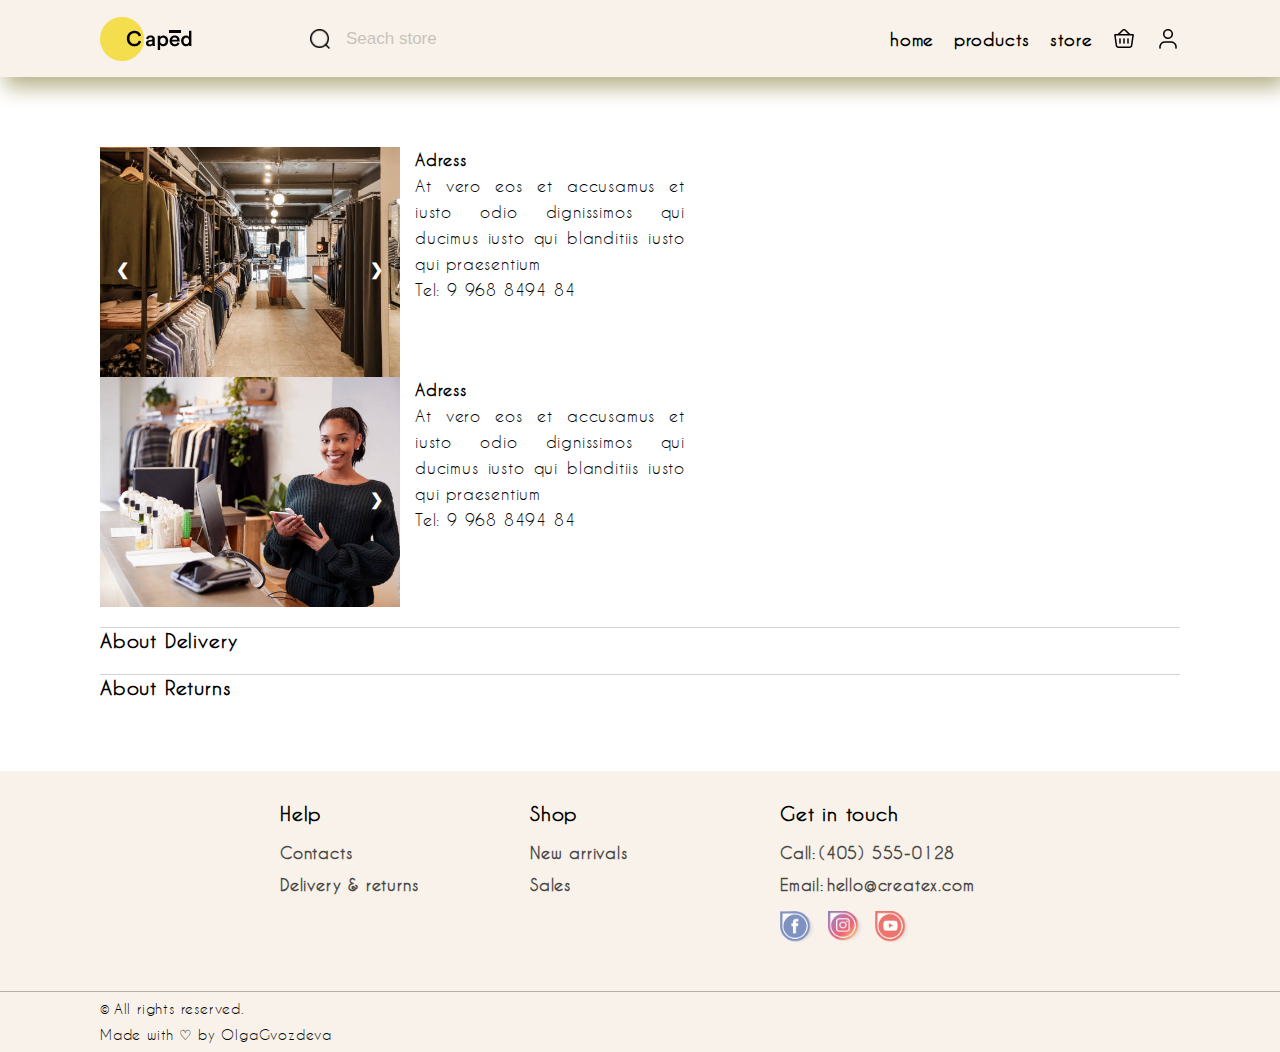
<file: My_First_Site/store.html>
<!DOCTYPE html>
   <html lang="ru">
   <head>
      <title>Caped</title>
      <meta charset="utf-8">
      <link rel="stylesheet" href="CSS/style.css">  
      <link rel="stylesheet" href="CSS/style_tablet.css">  
      <link rel="stylesheet" href="CSS/style_mobile.css"> 
      <script src="JS/jquery-3.6.0.min.js"></script>
      <script src="JS/jqmain.js"></script>  
      <script src="JS/main.js"></script>   
   </head>
      <body>
        <header>
        <div class="header_container">
            <section>
                <nav class="left_menu">
                    <div class="logo"></div>
                    <input type="text" name="search" placeholder="Seach store">
                </nav>
            </section>
            <section>            
                <nav class="right_menu">
                    <a href="index.html" class="home">home</a>
                    <a href="products.html" class="products">products</a>
                    <a href="store.html" class="store">store</a>
                    <a href='basket.html' class="basket"></a>
                    <div class="person"></div>
                </nav>
            </section>
            </div>
          </header>
          <main>
                <div class="store_content mainRules">
                    <nav class='dropdownMenu hiddenDrop'>
                        <h2>Explore</h2>
                        <a class ='before' href="products.html#newIn">New In</a>
                        <a href="products.html#clothing">Clothing</a>
                        <a href="products.html#shoes">Shoes</a>
                        <a href="products.html#accessories">Accessories</a>
                    </nav>
                <div class="shops" id="contacts">
                   
                    <div class="mainShop">
                       
                        <div class="slider">

                            <div class="item">
                                <img src="Img/mag1.jpg" class="imgsize" alt="1pic">
                            </div>

                            <div class="item">
                                <img src="Img/mag12.jpg" class="imgsize" alt="2pic">
                            </div>

                            <div class="item">
                                <img src="Img/mag13.jpg" class="imgsize" alt="3pic">
                            </div>

                            <a class="previous">&#10094;</a>
                            <a class="next">&#10095;</a>
                        </div>

                        <div class="aboutStore">
                            <h4>Adress</h4>
                            <p>At vero eos et accusamus et iusto odio dignissimos qui ducimus  iusto qui blanditiis iusto qui praesentium</p>
                            <p>Tel: 9 968 8494 84</p>
                        </div>
                    </div>
    
                    <div class="secondShop">

                        <div class="slider">

                            <div class="item2">
                                <img src="Img/mag2.jpg" class="imgsize" alt="1pic">
                            </div>

                            <div class="item2">
                                <img src="Img/mag22.jpg" class="imgsize" alt="2pic">
                            </div>

                            <div class="item2">
                                <img src="Img/mag23.jpg" class="imgsize" alt="3pic">
                            </div>

                            <a class="previous2">&#10094;</a>
                            <a class="next2">&#10095;</a>
                        </div>
                        <div class="aboutStore">
                            <h4>Adress</h4>
                            <p>At vero eos et accusamus et iusto odio dignissimos qui ducimus  iusto qui blanditiis iusto qui praesentium</p>
                            <p>Tel: 9 968 8494 84</p>
                        </div>
                    </div>

                </div>

                <div class="mapShops">
                    <script type="text/javascript" charset="utf-8" async src="https://api-maps.yandex.ru/services/constructor/1.0/js/?um=constructor%3A7f083105bbef1ea8f496710df76107f5b4e1033deece7cc6996d3ff3360667ad&amp;width=100%25&amp;height=500&amp;lang=ru_RU&amp;scroll=true"></script>
                </div>

                <div class="delivery" id="delivery">
                    <h3 class="aboutDelivery">About Delivery</h3>
                    <p class="textDelivery">
                        "Sed ut perspiciatis unde omnis iste natus error sit voluptatem accusantium doloremque laudantium, totam rem aperiam, eaque ipsa quae ab illo inventore veritatis et quasi architecto beatae vitae dicta sunt explicabo. Nemo enim ipsam voluptatem quia voluptas sit aspernatur aut odit aut fugit, sed quia consequuntur magni dolores eos qui ratione voluptatem sequi nesciunt. Neque porro quisquam est, qui dolorem ipsum quia dolor sit amet, consectetur, adipisci velit, sed quia non numquam eius modi tempora incidunt ut labore et dolore magnam aliquam quaerat voluptatem. Ut enim ad minima veniam, quis nostrum exercitationem ullam corporis suscipit laboriosam, nisi ut aliquid ex ea commodi consequatur? Quis autem vel eum iure reprehenderit qui in ea voluptate velit esse quam nihil molestiae consequatur, vel illum qui dolorem eum fugiat quo voluptas nulla pariatur?"</p>
                </div>
                
                <div class="returns">
                    <h3 class="aboutReturns">About Returns</h3>
                    <p class="textReturns">
                        "Sed ut perspiciatis unde omnis iste natus error sit voluptatem accusantium doloremque laudantium, totam rem aperiam, eaque ipsa quae ab illo inventore veritatis et quasi architecto beatae vitae dicta sunt explicabo. Nemo enim ipsam voluptatem quia voluptas sit aspernatur aut odit aut fugit, sed quia consequuntur magni dolores eos qui ratione voluptatem sequi nesciunt. Neque porro quisquam est, qui dolorem ipsum quia dolor sit amet, consectetur, adipisci velit, sed quia non numquam eius modi tempora incidunt ut labore et dolore magnam aliquam quaerat voluptatem. Ut enim ad minima veniam, quis nostrum exercitationem ullam corporis suscipit laboriosam, nisi ut aliquid ex ea commodi consequatur? Quis autem vel eum iure reprehenderit qui in ea voluptate velit esse quam nihil molestiae consequatur, vel illum qui dolorem eum fugiat quo voluptas nulla pariatur?"</p>
                </div>
            </div>
              </main>
              <footer>
                <section>
                  <div class="footer_content">
                    <nav class="container help">
                        <h3>Help</h3>
                        <a href="store.html#contacts">Contacts</a>
                        <a href="store.html#delivery">Delivery & returns</a>
                    </nav>
                    <nav class="container shop">
                        <h3>Shop</h3>
                        <a href="products.html#newIn">New arrivals</a>
                        <a href="products.html#sales">Sales</a>
                    </nav>
                      <nav class="container touch">
                          <h3>Get in touch</h3>
                          <p class="call">(405) 555-0128</p>
                          <p class="email">hello@createx.com</p>
                          <div class="media">
                            <a href="#" class="fb"></a>
                            <a href="#" class="inst"></a>
                            <a href="#" class="youtube"></a>
                          </div>
                      </nav>
                  </div>
                </section>
                <section>
                    <div class="footerBottom">
                        <div class="rightReserved"><p class="fst">All rights reserved.</p>
                            <p>Made with<span class="scd">by OlgaGvozdeva</span></p></div>
                            <div class="totop hiddentop">TOP</div>
                    </div>
                </section>
              </footer>
      </body>
  </html>
</file>
<file: Home_Work/css/style.css>
﻿@font-face {
  font-family: 'Roboto';
  src: url('../fonts/Roboto-Light.woff2') format('woff2');
  font-weight: 300;
  font-style: normal;
}
@font-face {
  font-family: 'Roboto';
  src: url('../fonts/Roboto-Regular.woff2') format('woff2');
  font-weight: 400;
  font-style: normal;
}
@font-face {
  font-family: 'Roboto';
  src: url('../fonts/Roboto-Medium.woff2') format('woff2');
  font-weight: 500;
  font-style: normal;
}
/* global reset */
html, body, body div, span, label, h1, h2, h3, h4, h5, h6, p, a, em, font, img, s, small, strike, strong, sub, sup, b, u, i, dl, dt, dd, ol, ul, li, button, form, fieldset, article, aside, footer, header, nav, section, input, textarea {
	margin: 0;
	padding: 0;
	border: none;
	outline: none;
	background: none;
    list-style: none;
}
/* font adjusting hack */
html * {
	max-height: 1000000px;
}
/* common */
html {
    height: 100%;
}
body {
    font: normal 400 16px / 26px 'Roboto', Arial, Helvetica, sans-serif;
    letter-spacing: 0.05em;
    height: 100%;
    display: flex;
    flex-direction: column;
}

header {
    height: 768px;
    padding-top: 34px;
    box-sizing: border-box;
    width: 100%;
    flex: none;
    background: linear-gradient(0deg, #EBF3FB 0%, #EBF3FB 8.84%, rgba(152, 195, 232, 0) 31.12%);
}
header .container{
    width: 1140px;
    margin: 0 auto;
}
header .container:first-child {
    height: 48px;
    display: flex;
    justify-content: space-between;
    margin: 0 auto;
}

.container a {
    display: block;
    height: 48px;
    background-position: center center;
    background-repeat: no-repeat;
}
.logo {
    width: 46px;
    background-image: url('../img/logo.png');
}
.user {
    width: 34px;
    background-image: url('../img/user.png');
}

header .container:last-child{
    padding-top: 107px;
    box-sizing: border-box;
    height: 100%;
    background-image: url(../img/header.png);
    background-repeat: no-repeat;
    background-position: right; 
}
header .container:last-child div{
    width: 510px;
}

header h1{
    font-weight: 300;
    font-size: 64px;
    line-height: 74px;
    letter-spacing: 0.04em;
    color: #1F3F68;

}
header .container p{
    color: #1F3F68;
    opacity: 0.6;
    padding-top: 32px;
    width: 425px;

}
header .button{
    padding-top: 71px;
}
.button a{
    display: flex;
    align-items: center;
    justify-content: center;
    width: 220px;
    height: 56px;
    background: #5A98D0;
    box-shadow: 5px 10px 20px rgba(53, 110, 173, 0.2);
    border-radius: 10px;
    line-height: 26px;
    letter-spacing: 0.04em;
    color: #FFFFFF;
    text-decoration: none;
}

main {
    flex: 1 0 auto;
    margin: 64px auto;
    width: 1140px;
}

h2{
    padding: 0;
    flex: none;
    font-weight: 300;
    font-size: 36px;
    line-height: 46px;
    letter-spacing: 0.05em;
    color: #000000;
    text-align: center;

}

.main__container__one{
    height: max-content;
    display: flex;
    flex-flow: row wrap;
    justify-content: space-between;
    margin-top: 64px;
}

.main__block{
    width: 359px;
    height: 480px;
    box-shadow: 5px 20px 50px rgba(16, 112, 177, 0.2);
    padding: 44px 32px;
    box-sizing: border-box;
    display: flex;
    flex-direction: column;
    justify-content: flex-end;
    background-position: center top;
    background-repeat: no-repeat;
    background-origin: content-box;
    border-radius: 10px;
}
.one{
    background-image: url(../img/left-img.png);
}
.two{
    background-image: url(../img/center-img.png);   
}
.three{
    background-image: url(../img/right-img.png);
}
.main__block h3{
    font-weight: 400;
    font-size: 20px;
    line-height: 30px; 
    letter-spacing: 0.05em;
    color: #1F3F68;
    text-align: left;

}
.main__block a{

    font-size: 14px;
    line-height: 30px;
    letter-spacing: 0.05em;
    color: #5A98D0;
    text-decoration: none;
    background-image: url(../img/strelka.png);
    background-position: 100px center;
    background-repeat: no-repeat;

}

.main__block p{
    letter-spacing: 0.05em;
    color: #1F3F68;
    opacity: 0.6;
    padding-top: 15px;
    padding-bottom: 28px;
}

.main__container__two{
    height: max-content;
    width: 1140px;
    display: grid;
    margin: 32px auto 0;
    grid-template-rows: max-content max-content 480px 417px;
    grid-template-columns: repeat(2, 1fr);
    gap: 32px;
    justify-items: center;
}
.main__container__two h2{
    grid-column: 1/3;
}
.main__container__two p{
    grid-column: 1/3;
    grid-row: 2;
    width: 750px;
    margin-bottom: 32px;
    text-align: center;
}
.main__container__two .top{
    grid-column: 1/3;
    grid-row: 3;
    width: 100%;
    height: 480px;
    background-image: url(../img/top-imgg.png);
    border: 1px solid transparent;
    border-radius: 10px;
    padding: 64px;
    font-size: 32px;
    line-height: 46px;
    text-align: right;
    letter-spacing: 0.05em;
    box-sizing: border-box;
    color: #FFFFFF;
}
.main__container__two .left{
    background-image: url(../img/left-imgg.png);
    border: 1px solid transparent;
    border-radius: 10px;
    grid-column: 1/2;
    grid-row: 4;
    width: 100%;
    height: 417px;
    font-size: 28px;
    line-height: 46px;
    letter-spacing: 0.05em;
    color: #FFFFFF;
    padding: 32px;
    box-sizing: border-box;

}
.main__container__two .right{
    background-image: url(../img/right-imgg.png);
    border: 1px solid transparent;
    border-radius: 10px;
    grid-column: 2/3;
    grid-row: 4;
    width: 100%;
    height: 417px;
    font-size: 28px;
    line-height: 46px;
    letter-spacing: 0.05em;
    color: #FFFFFF;
    padding: 32px;
    box-sizing: border-box;
}

footer {
    flex: 0 0 auto;
    background: #316099;
    color: #fff;
    width: 100%;
}

footer section + section {
    border-top: 2px solid rgba(255,255,255,0.4);
}
footer .container {
    padding: 64px 0;
    width: 1140px;
    margin: 0 auto;
}
footer h3 {
    margin: 27px 0;
    text-align: left;
    font-weight: 400;
    font-size: 36px;
    line-height: 46px;
    width: 336px;
}
footer p {
    margin: 32px 0;
    opacity: 0.6;
    width: 480px;
}

footer ol {
    display: flex;
    justify-content: space-between;
    margin: 0;
}
footer li {
    flex: 0 0 316px;
    padding-left: 42px;
    position: relative;
}
footer li::before {
    display: block;
    position: absolute;
    left: 0;
    top: 0;
    content: 'T.';
}
footer li:first-child::before {
    content: 'A.';
}
footer li:last-child::before {
    content: 'E.';
}
footer button {
    float: right;
    margin-top: -160px;
    width: 340px;
    height: 56px;
    color: #fff;
    background: #5a98d0;
    font: normal 400 16px / 26px 'Roboto', Arial, Helvetica, sans-serif;
    letter-spacing: 0.04em;
}
.copy {
    margin: 64px 0 0;
    opacity: 0.4;
}
</file>
<file: Home_Work/css/style_tablet.css>
﻿@media screen and (max-width: 1200px) {
    
    
      header {
          height: 768px;
          padding-top: 34px;
          box-sizing: border-box;
          width: 100%;
          flex: none;
          background: linear-gradient(0deg, #EBF3FB 0%, #EBF3FB 8.84%, rgba(152, 195, 232, 0) 31.12%);
      }
      header .container{
          width: 704px;
      }
      header .container:first-child{
        width: 100%;
        margin: 0 auto;
        padding: 0 32px;
        box-sizing: border-box;
    }
     
      header .container:last-child{
          padding-top: 112px;
          background-position: right;
          background-size: 336px 292px;
          background-position-y: 65%;

      }
      header .container:last-child div{
          width: 510px;
      }
      
      header .container p{
          width: 368px;
      
      }
      
      main {
          width: 704px;
      }
      
      .main__container__one{
          margin: 64px 20px 32px;
          justify-content: center;
      }
      .main__block{
          width: 336px;
          height: 457px;
          padding: 40px 30px;
          margin-bottom: 32px;
      }
      .one{
          background-image: url(../img/left-img.png);
      }
      .two{
          background-image: url(../img/center-img.png);   
      }
      .three{
          background-image: url(../img/right-img.png);
      }
        
      .main__container__two{
          width: 704px;
          grid-template-rows: max-content max-content 297px 253px;
          margin-top: 32px;

      }

      .main__container__two p{
          width: 520px;
      }
      .main__container__two .top{
          height: 297px;
          background-size: contain;

      }
      .main__container__two .left{
          height: 253px;
          padding: 20px;
          background-size: contain;

      }
      .main__container__two .right{
        height: 253px;
        padding: 20px;
        background-size: contain;

      }
      
      footer .container {
        padding: 47px 0px;
        box-sizing: border-box;
        width: 704px;
    }
    footer h3 {
        margin: -16px 0 32px;
    }
    footer p {
        width: 336px;
        margin: 0;
    }
    footer button {
        margin-top: -115px;
        width: 134px;
        height: 32px;
    }

    footer ol {
        display: block;
    }
    footer li {
        padding-left: 59px;
    }
    footer li + li {
        margin-top: 26px;
    }
    footer li br {
        display: none;
    }
    
}
</file>
<file: Home_Work/css/style_mobile.css>
﻿@media screen and (max-width: 760px) {

    header {
        height: 376px;
        padding-top: 16px;
    }
    header .container{
        width: 340px;
        margin: 0 auto;
    }
   header .container:first-child{
       width: 100%;
       margin: 0 auto;
       padding: 0 16px;
       box-sizing: border-box;
   }
    header .container:last-child{
        padding-top: 28px;
        background: none;

    }
    header .container:last-child div{
        width: 343px;
        margin: 0 auto;
        text-align: center;
    }
     
    header h1{
        font-size: 32px;
        line-height: 38px;
        padding: 0 10px;
   
    }
    header .container p{
        padding-top: 12px;
        width: 343px;
    
    }
    header .button{
        padding-top: 32px;

    }
    .button a{
        flex: none;
        width: 108px;
        height: 28px;
        background: none;
        box-shadow: none;
        border-radius: none;
        text-decoration: none;
        font-size: 12px;
        margin: 0 auto;
    }
    
    main {
        margin: 48px auto 64px;
        width: 343px;
    }
    
    h2{

        font-size: 24px;
        line-height: 28px;
    
    }
    
    .main__container__one{
        margin: 32px auto 0;
    }    

    .main__block{
        width: 336px;
        height: 457px;
        padding: 40px 30px;
        margin-bottom: 32px;
    }
    .one{
        background-image: url(../img/left-img.png);
    }
    .two{
        background-image: url(../img/center-img.png);   
    }
    .three{
        background-image: url(../img/right-img.png);
    }
    
    .main__container__two{
        justify-content: center;
        width: 343px;
        gap: 16px;
        grid-template-rows: repeat(4, max-content);
    }
    .main__container__two p{
        width: 343px;
        text-align: center;
    }
    .main__container__two .top{
        width: 343px;
        height: 145px;
        background-image: url(../img/top-imgg.png);
        background-size: contain;
        background-repeat: no-repeat;
        padding: 16px;
        font-size: 16px;
        line-height: 19px;

    }
    .main__container__two .left{
        background-image: url(../img/left-imgg.png);
        background-size: contain;
        background-repeat: no-repeat;
        width: 343px;
        height: 255px;
        font-size: 16px;
        line-height: 19px;
        padding: 16px;
        grid-column: 1/3;
    
    }
    .main__container__two .right{
        background-image: url(../img/right-imgg.png);
        background-size: contain;
        background-repeat: no-repeat;
        width: 343px;
        height: 255px;
        font-size: 16px;
        line-height: 19px;
        padding: 16px;
        grid-column: 1/3;
        grid-row: 5;
    }
    

    footer .container {
        margin: 0 auto;
        width: 340px;
        padding: 32px 0px;
        box-sizing: border-box;
        text-align: center;
    }
    footer h3 {
        margin: -14px 0 32px;
        width: 100%;
        text-align: center;
        font-size: 24px;
        line-height: 28px;
        padding: 0 50px;
        box-sizing: border-box;
    }
    footer p {
        width: 100%;
    }
    footer button {
        float: none;
        width: 108px;
        height: 31px;
        margin: 40px auto 8px;
    }
    footer li {
        padding-left: 39px;
    }
    footer li + li {
        margin-top: 18px;
    }
    footer li br {
        display: inline;
    }
    footer li::before {
        display: block;
        position: absolute;
        left: 16px;
        top: 0;
        content: '2.';
    }
    footer li:first-child::before {
        content: '1.';
    }
    footer li:last-child::before {
        content: '3.';
    }
    .copy {
        margin-top: 32px;
    }
}
</file>
<file: My_First_Site/CSS/style.css>
@font-face {
    font-family: 'Caviardreams';
    src: url(../Fonts/caviardreams-webfont.woff2) format('woff2');
    font-weight: 400;
    font-style: normal;
}

@font-face {
    font-family: 'Caviardreams_Bold';
    src: url(../Fonts/caviar_dreams_bold-webfont.woff2) format('woff2');
    font-weight: 700;
    font-style: normal;
}

html, body, body div, span, label, h1, h2, h3, h4, h5, h6, p, a, em, font, img, s, small, strike, strong, sub, sup, b, u, i, dl, dt, dd, ol, ul, li, button, form, fieldset, article, aside, footer, header, nav, section, input, textarea {
    margin: 0;
    padding: 0;
    border: none;
    outline: none;
    background: none;
    list-style: none;
    text-decoration: none;

}
       
html * {
    max-height: 1000000px;
}
   
html,  body {
    height: 100%;
    min-width: 315px;
}

body {
    font: normal 400 16px / 26px 'Caviardreams', 'Helvetica', sans-serif;
    letter-spacing: 0.05em;
    display: flex;
    flex-direction: column;
    min-height: 100%;
}

a{
    color: black;
}

header{
    width: 100%;
    background-color: rgb(248, 242, 234);
    box-shadow: 5px 10px 20px #b5af86;
    
}

.header_container{
    display: flex;
    flex-flow: row nowrap;
    padding: 0 100px;
    box-sizing: border-box;
    margin: 6px auto 6px;
    height: 65px;
    align-items: center;
    justify-content: space-between;
}

.left_menu{
    display: flex;
    justify-content: space-between;
    width: 480px;
    height: 44px;
}

header .logo{
    width: 93px;
    background-image: url(../Img/logo.png);
    background-repeat: no-repeat;
    background-position: center left;
}

header input[type="text"]{
    border: none;
    background-image: url(../Img/Union.png);
    background-position: center left;
    background-size: 20px 20px;
    background-repeat: no-repeat;
    padding-left: 36px;
    box-sizing: border-box;
    width: 270px;
    font-size: 17px;

    
}
header input[type="text"]:focus, input[type="text"]:active, input[type="text"]:hover{
    outline: 0;
    outline-offset: 0;
}
header input[type='text']::placeholder{
    font-size: 17px;
    line-height: 22px;
    color: #000000;
    opacity: 0.2;
}

.right_menu{
    width: 290px;
    height: 44px;
    display: flex;
    align-items: center;
    justify-content: space-between;
}
.right_menu a{
    font-size: 17px;
    font-weight: 700;
    color: #000000;
}

.basket{
    background-image: url(../Img/basket.png);
}

.basketClick{
    background-image: url(../Img/basketclick.png);
}
.person{
    background-image: url(../Img/person.png);
    box-sizing: border-box;
    cursor: pointer;
}

.basket, .person{
    background-repeat: no-repeat;
    width:24px;
    height:24px;
}

.right_one, .right_two{
    position: relative;
}

.dot{
    position: absolute;
    top: 90px;
    left: 40px;
    width: 9px;
    height: 9px;
    border-radius: 50%;
    border: 3px solid white;
    box-shadow: 0 0 5px white;
    animation: pulse 3s infinite;
}

.dot:hover{
    cursor: pointer;
    animation: none;
}

@keyframes pulse {
    0% {
      box-shadow: 0 0 0 10px rgba(222, 215, 187, 0.4);
    }

    40% {
        box-shadow: 0 0 0 20px rgba(207, 204, 192, 0);
    }
    70% {
        box-shadow: 0 0 0 10px rgba(210, 207, 196, 0);
    }
    100% {
        box-shadow: 0 0 0 0 rgba(204,169,44, 0);
    }
  }

.right_two .dot{
    top: 220px;
    left: 40px;
}


main{
    width: 100%;
    margin: 50px auto;
    flex: 1 0 auto;

}

.mainRules{
    padding: 20px 100px;
    box-sizing: border-box;
    display: grid;
    width: 100%;
    margin: 0 auto;
    gap: 20px;
}

.main_content{
    grid-template-columns: minmax(200px, 250px) minmax(350px, 450px) minmax(170px, 200px) minmax(170px, 200px);
    grid-template-rows: minmax(220px, 280px) minmax(220px, 280px);
    justify-content: space-between;
    grid-template-areas: 
    "n lto rto rtt"
    "n ltt rto rtt";
    
}

.dropdownMenu{
    grid-area: n;
    flex-direction: column;
    height: 320px;
    display: flex;
    justify-content: space-between;

}

.dropdownMenu h2{
    margin-bottom: 30px;
}

.dropdownMenu a{
    text-decoration: none;
    font-size: 20px;
    color: #000000;
    padding-bottom: 15px;
}

.hiddenDrop{
    display: none;
}
.left_one{
    grid-area: lto;
    background-image: url(../Img/saledress.png);
    background-size: cover;
}

.left_two{
    grid-area: ltt;
    background-image: url(../Img/dance.png);
    background-size: cover;
}
.left_one, .left_two{
    border-radius: 5px;
    display: flex;
    flex-direction: column;
    justify-content: space-between;
    align-items: flex-end;
    padding: 10px;
    box-sizing: border-box;

}

#textForForm, #textForForm2{
    font-size: 18px;
    color: #fff;
    font-weight: 700;

}

#textForForm:hover, #textForForm2:hover{
    border-top: 1px solid lightgrey;
    border-bottom: 1px solid lightgrey;
}

.right_one{
    grid-area: rto;
    background-image: url(../Img/aest.jpg);
}
.right_two{
    grid-area: rtt;
    background-image: url(../Img/sveter.jpg);
}
.right_one, .right_two{
    border-radius: 5px;
    background-size: cover;
}

.heard_btn{
    display: inline-block;
    background-image: url(../Img/heard.png);
    background-position: center center;
    background-repeat: no-repeat;
    background-size: 55%;
    border: 3px solid #E9E9F2;
    border-radius: 50%;
    width: 40px;
    height: 40px;

}

 input[type='checkbox']{
    display: none;
 }
 
 #heard:checked ~ .heard_btn, #heard2:checked ~ .heard_btn {
    background-image: url(../Img/heardred.png);
    animation-name: heard;
    animation-duration: 2s;

 }

 #heard:hover ~ .heard_btn, #heard2:hover ~ .heard_btn {
     cursor: pointer;
 }     

 #heard:active ~ .heard_btn, #heard2:active ~ .heard_btn {
    background-image: none;
 }

 .store_content{
    grid-template-columns: minmax(530px, 600px) 1fr;
    grid-template-rows: max-content max-content max-content;
    /*justify-items: end;*/
    grid-template-areas: 
    "sh mp"
    "dd dd"
    "rt rt";
    gap: 20px;
    
}

.mainShop, .secondShop{
    display: flex;
}

.aboutStore{
    padding: 0 15px;
    box-sizing: border-box;
    text-align: justify;
}

.shops{
    grid-area: sh;
    display: flex;
    flex-flow: column nowrap;
    justify-content: space-between;

}

.slider{
    min-width: 300px;
    position: relative;
    height: 230px;
}
.slider .item img, .slider .item2 img {
    object-fit: cover;
    width: 100%;
    height: 230px;
}
.slider .previous, .slider .next, .slider .previous2, .slider .next2{
    cursor: pointer;
    position: absolute;
    top: 50%;
    width: auto;
    margin-top: -22px;
    padding: 16px;
    color: white;
    font-weight: bold;
    font-size: 16px;
    transition: 0.6s ease;
    border-radius: 0 3px 3px 0;
}
.slider .next, .slider .next2 {
    right: 0;
    border-radius: 3px 0 0 3px;
}
.slider .previous:hover,
.slider .next:hover, 
.slider .previous2:hover,
.slider .next2:hover {
    background-color: rgba(0, 0, 0, 0.2);
}
.slider .item, .slider .item2 {
    animation-name: fade;
    animation-duration: 1.5s;
}
@keyframes fade {
    from {
        opacity: 0.4
    }
    to {
        opacity: 1
    }
}

.mapShops{
    grid-area: mp;
    overflow: hidden;;
    display: flex;
    flex-direction: column;
    align-items: flex-end;
}

.delivery{
    grid-area: dd;
}

.returns{
    grid-area: rt;
}


footer{
    width: 100%;
    background-color: rgb(248, 242, 234);
    display: flex;
    flex: 0 0 auto;
    flex-direction: column;
}

.footer_content{
    font-weight: 700;
    display: flex;
    padding: 0 100px;
    flex-flow: row nowrap;
    height: 220px;
    justify-content: center;
    align-items: center;
}

.footer_content .container{
    width: 250px;
    height: 190px;
    padding: 15px;
    box-sizing: border-box;
    display: flex;
    flex-flow: column nowrap;
}

.container h3{
    margin-bottom: 10px;
}

.call::before{
    content: 'Call:';
    margin-right: 3px;
}
.email::before{
    content: 'Email:';
    margin-right: 3px;
}

h3 ~ a, h3 ~ p{
    opacity: 0.7;
    line-height: 2em;
}

.media{
    width: 130px;
    height: 35px;
    display: flex;
    flex-flow: row nowrap;
    justify-content: space-between;
    margin-top: 10px;
    opacity: 0.7;
}

.media a{
    width: 35px;
    height: 35px;
}

.fb, .inst, .youtube{
    background-size: contain;
    background-repeat: no-repeat;
}

.fb{
    background-image: url(../Img/facebook.png);
}

.inst{
    background-image: url(../Img/instagramm.png);
}
.youtube{
    background-image: url(../Img/youtube.png);
}


.footerBottom{
    padding: 0 100px;
    display: flex;
    flex-flow: row nowrap;
    height: 60px;
    justify-content: space-between;
    align-items: center;
}

.rightReserved, .goTop{
    width: max-content;
}

.rightReserved{
    font-size: 14px;
}
.goTop{
    font-style: normal;
    font-weight: 700;
    font-size: 16px;
    opacity: 0.6;
}

.fst::before{
    content: '\00A9';
    margin-right: 3px;
}

.scd::before{
    content: '\2661';
    padding: 0 5px;
}

footer section:last-of-type{
    border-top: 1px solid rgb(182, 173, 173);
    width: 100%;
}

.catalogItems{
    border-radius: 5px;
    background-color: rgb(248, 242, 234);
    padding: 0 10px;
}
.accordeon > ul{

    display: flex;
    flex-direction: column;
    height: max-content;
    justify-content: space-around
}

.productsContent{
    display: grid;
    grid-template-columns: 1fr 4fr;
    justify-items: start;
}

h5 ~ div{
    display: inline-flex;
    width: 200px;
    height: 250px;
    background-image: url(../Img/sveter.jpg);
    background-size: 80%;
    background-repeat: no-repeat;
    cursor: pointer;
}

.sub li{
    margin: 15px 0;
    font-size: 20px;
}

.sub:hover, .sub li:hover, .accordeon ul li:nth-child(4):hover{
    
    border-top: 1px solid lightgrey;
    border-bottom: 1px solid lightgrey;
    box-sizing: border-box;

}
h5{
    border-bottom: 1px solid grey;
    width: 100%;
    margin: 15px 0;
    text-align: right;
}

.productsContent h2{
    line-height: 3em;
}

.sub > a, .acces{
    font-size: 24px;
    line-height: 2em;
}

a ~ ul{
    display: none;
}

.openacc{
    display: block;
}

.textDelivery, .textReturns{
    display: none;
}

.activeTitle{
    display: block;
}

.aboutDelivery, .aboutReturns{
    cursor: pointer;
    border-top: 1px solid lightgrey;

}


.itemsBasket div{
    height: 100px;
    background-color: antiquewhite;
}

.itemsBasket{
    display: grid;
    grid-template-columns: 1fr 1fr 1fr 1fr;
    height: max-content;
    
}

.screen {
    position: fixed;
    top: 0;
    left: 0;
    right: 0;
    bottom: 0;
    background: rgba(0,0,0,0.6);
}

.lightbox,
.calendarbox,
.alertbox {
    position: fixed;
    left: 50%;
    top: 50%;
    padding: 16px;
    border-radius: 16px;
    background: white;
    opacity: 0;
}
.alertbox {
    width: 360px;
    height: 60px;
    margin: -46px auto auto -196px;
    display: flex;
    border: 1px solid;
    justify-content: center;
    align-items: center;
}
.calendarbox {
    width: 398px;
    margin: -215px auto auto -215px;
}

.lightbox{
    padding: 16px 25px;
    text-align: justify;
    box-sizing: border-box;
    padding-bottom: 30px;
}

.alertbox button{
    position: absolute;
    top: 5px;
    right: 10px;
    color: black;
    cursor: pointer;

}

.lightbox button{
    width: 60px;
    height: 50px;
    border: 2px solid grey;
    border-radius: 5%;
    cursor: pointer;
}

.lightbox button:active{
    background-color: black;
    color: #fff;
}

.calendarbox span {
    flex: none;
    height: 48px;
    width: 48px;
    display: block;
    line-height: 48px;
    text-align: center;
    border: 1px solid gray;
    color: gray;
}
.calendarbox strong {
    flex: auto;
    line-height: 48px;
    text-align: center;
    color: gray;
}
.calendarbox .dp_header {
    display: flex;
    height: 48px;
    width: 398px;
    gap: 8px;
    margin-bottom: 8px;
}
.calendarbox .dp_grid {
    display: grid;
    gap: 8px;
    grid-template-columns: repeat(7, 50px);
}
.calendarbox .holiday {
    color: red;
    border-color: red;
}
.calendarbox .headday {
    border-color: transparent;
    font-weight: bold;
}
.calendarbox .empty {
    border-color: transparent;
}

.table div {
    font-size: 24px;
    line-height: 48px;
}
.tr {
    display: grid;
    grid-template-columns: 5% 30% 20% 20% 20% 5%;
}
.tr.top {
    font-weight: bold;
    border-bottom: 1px solid black;
}
.tr.bottom {
    font-weight: bold;
    border-top: 1px solid black;
}
.table .price {
    font-weight: normal;
    color: black;
}
.table .top .price {
    font-weight: bold;
}
.table .price::after,
.table .summa::after,
.table .itog::after {
	content: '\20AC';
}
.bottom .text {
    grid-column-start: 3;
    grid-column-end: 4;
}
.bottom .itog {
    grid-column-start: 5;
    grid-column-end: 6;
}
.table button {
    font-size: 24px;
    line-height: 48px;
    width: 48px;
    cursor: pointer;
    flex: none;
}
.table button:active {
    box-shadow: inset 1px 1px 5px rgba(0, 0, 0, 0.4);
    border-radius: 16px;
}
.quantity {
    display: flex;
    justify-content: center;
    padding-right: 48px;
    gap: 16px;
}
.quantity span {
    flex: auto;
    text-align: center;
}
.currency {
    margin-top: 16px;
}
fieldset {
    margin: 16px 0;
    border: 2px solid rgb(118, 110, 99);
    padding: 16px;
}
legend {
    font-weight: bold;
}
.inputforma {
    display: block;
    border: 1px solid gray;
    padding: 16px;
    color: gray;
    height: 30px;
    width: 250px;
    margin-top: 16px;
}
textarea {
    display: block;
    margin-top: 16px;
    border: 1px solid gray;
    padding: 16px;
    color: gray;
    height: 60px;
    width: 250px;
}
legend + input {
    margin: 0;
}
.sendform {
    display: block;
    width: 200px;
    padding: 16px;
    background-color: rgb(248, 242, 234);
    cursor: pointer;
    border: 1px solid;
}

.dp_header span:hover, .getter:hover{
    background-color: rgb(248, 242, 234);
    cursor: pointer;
    }
.dp_header span:active, .getter:active{
    background-color: rgb(233, 170, 98);
}

.lightboxh2{
    margin-bottom: 10px;
}

.buttonlight{
    height: 30%;
    display: flex;
    flex-direction: row;
    justify-content: space-between;
    align-items: flex-end;
}

.totop {
    display: flex;
    justify-content: center;
    align-items: center;
    width: 50px;
    height: 30px;
    color: black;
    padding: 8px;
    background: pink;
    position: fixed;
    bottom: 10px;
    right: 16px;
    border-radius: 30%;
    opacity: 0.6;
    cursor: pointer;
    font-weight: 700;
}

.totop:hover {
    color: red;
}

.hiddentop{
    display: none;
}
</file>
<file: My_First_Site/CSS/style_tablet.css>
@media screen and (max-width: 1200px){

.header_container{
    padding: 0 40px;
}

.dropdownMenu{
    display: none;
    
}
.active{
    height: 380px;
    width: 180px;
    position: absolute;
    top: 70px;
    display: flex;
    padding-left: 110px;
    justify-content: space-evenly;
    background-color: rgb(248, 242, 234);
    box-shadow: 8px 8px 6px -6px #b5af86;
    margin-left: -105px;
    z-index: 100;
}

header .logo{
    background-image: url(../Img/hamburger.png);
    background-repeat: no-repeat;
    background-position: center left;
    cursor: pointer;
    background-size: contain;
    opacity: 0.7;
    width: 46px;
}

.left_menu{
    width: 370px;
    height: 34px;
}

.main_content{

    box-sizing: border-box;
    display: grid;
    align-content: stretch;
    grid-template-columns: minmax(150px, 300px) minmax(150px, 300px);
    grid-template-rows: minmax(220px, 280px) minmax(220px, 280px) minmax(390px, 490px);
    justify-content: center;
    height: 1135px;
    width: 100%;
    margin: 0 auto;
    grid-template-areas: 
    "lto lto"
    "ltt ltt"
    "rto rtt";
    
}

.footer_content, .footerBottom{
    padding: 0 40px;
}

.footer_content section:first-of-type{
    flex-flow: row wrap;
    height: 270px;

}

h2{
    font-size: 1.2em;
}

.table div {
    font-size: 20px;
}

.mainRules{
    padding: 20px 40px;
}

.quantity button, .delete button {
    font-size: 22px;
    line-height: 24px;
    width: 24px;
}

.store_content{
    grid-template-columns: 1fr;
    grid-template-rows: max-content minmax(400px, 500px) max-content max-content;
    /*justify-items: end;*/
    grid-template-areas: 
    "sh"
    "mp"
    "dd"
    "rt";
    gap: 20px;
    
}

}
</file>
<file: My_First_Site/CSS/style_mobile.css>
@media (max-width: 760px) {

    .header_container {
        padding: 0 20px;
    }

    .right_menu a:nth-child(1), .right_menu a:nth-child(2), .right_menu a:nth-child(3){
        display: none;
    }

    .basket{
        margin-right: 10px;
    }
.right_menu, .left_menu{
    width: max-content;
}    

header input[type="text"]{
    background-repeat: no-repeat;
    padding: 0 10px 0 36px;
    box-sizing: border-box;
    width: 170px;
    font-size: 17px;
}

footer{
    display: flex;
    flex-flow: row wrap;
}

.footer_content{
    padding: 0 20px;
    height: 320px;
    flex-flow: row wrap;
    font-size: 14px;
    align-content: center;
    justify-content: flex-start;
    gap: 5px;
}

.footer_content .container{
    width: max-content;
    height: max-content;
    padding: 10px;
    box-sizing: border-box;
    display: flex;
    flex-flow: column nowrap;
}

.footerBottom{
    display: flex;
    padding: 0 20px;
    flex-flow: column wrap;
    align-items: flex-start;
    justify-content: space-around;
    height: 80px;

}

.goTop{
    order: 1;
}
.rightReserved{
    order: 2;
}

.table div {
    font-size: 14px;
}

h2, .lightboxh2{
    font-size: 1em;
}

.mainRules {
    padding: 20px 20px;

}

.quantity {
    gap: 6px;
}

.table .price::after,
.table .summa::after{
	content: '';
}

.productsContent{
    grid-template-columns: 1fr;
}
.catalog{
    display: none;
}

.lightboxP{
    font-size: 14px;
}

.lightbox{
    overflow-y: scroll;
}
.lightbox::-webkit-scrollbar{
    width: 0;
}

.mainShop, .secondShop{
    flex-direction: column;
}

.alertbox {
    width: 260px;
    margin: -46px auto auto -150px;
}
.calendarbox {
    width: 300px;
    margin: -215px auto auto -166px;
}

.calendarbox span {
    flex: none;
    height: 35px;
    width: 35px;
}

.calendarbox .dp_grid {
    gap: 8px;
    grid-template-columns: repeat(7, 35px);
}

.calendarbox .dp_header {
    width: 295px;

}

.form{
    width: max-content;
}
.table{
    width: max-content;
}

.tr{
    align-items: center;
}

.basket_content{
    justify-items: center;
}

.dp_grid span{

    display: flex;
    justify-content: center;
    align-items: center;

}

.dp_header span{

    display: flex;
    justify-content: center;
    align-items: center;

}
}
</file>
<file: Home_Work/css/style-cont.css>
@font-face {
    font-family: 'Roboto';
    src: url('../fonts/Roboto-Light.woff2') format('woff2');
    font-weight: 300;
    font-style: normal;
  }
  @font-face {
    font-family: 'Roboto';
    src: url('../fonts/Roboto-Regular.woff2') format('woff2');
    font-weight: 400;
    font-style: normal;
  }
  @font-face {
    font-family: 'Roboto';
    src: url('../fonts/Roboto-Medium.woff2') format('woff2');
    font-weight: 500;
    font-style: normal;
  }
  /* global reset */
  html, body, body div, span, label, h1, h2, h3, h4, h5, h6, p, a, em, font, img, s, small, strike, strong, sub, sup, b, u, i, dl, dt, dd, ol, ul, li, button, form, fieldset, article, aside, footer, header, nav, section, input, textarea {
      margin: 0;
      padding: 0;
      border: none;
      outline: none;
      background: none;
      list-style: none;
  }
  /* font adjusting hack */
  html * {
      max-height: 1000000px;
  }
  /* common */
  html {
      height: 100%;
  }
  body {
      font: normal 400 16px / 26px 'Roboto', Arial, Helvetica, sans-serif;
      letter-spacing: 0.05em;
      height: 100%;
      display: flex;
      flex-direction: column;
  }
  
  header {
      height: 379px;
      padding-top: 38px;
      box-sizing: border-box;
      width: 100%;
      flex: none;
      background-image: url(../img/head-cont.png);
      background-size: 100% 250px;
      background-repeat: no-repeat;
      background-position: center bottom;

  }
  header .container{
      width: 1140px;
      margin: 0 auto;
  }
  header .container:first-child {
      height: 48px;
      display: flex;
      justify-content: space-between;
      margin: 0 auto;
  }
  
  .container a {
      display: block;
      height: 48px;
      background-position: center center;
      background-repeat: no-repeat;
  }
  .logo {
      width: 46px;
      background-image: url('../img/logo.png');
  }
  .user {
      width: 34px;
      background-image: url('../img/user.png');
  }
  
  header .container:last-child{
      box-sizing: border-box;
      height: 100%;

  } 
  header h1{
    font-weight: 500;
    font-size: 44px;
    line-height: 74px;
    letter-spacing: 0.04em;
    color: white;
    text-align: center;
    margin-top: 103px;
    box-sizing: border-box;
  
  }
  header .container p{
    color: white;
    font-size: 20px;
    line-height: 30px;
    letter-spacing: 0.04em;
    padding-top: 16px;
    width: 780px;
    text-align: center;
    margin: 0 auto;
  
  }

  main{
      width: 100%;
  }

  .main_block{
    display: flex;
    flex-flow: row wrap;
    margin: 57px auto 96px;
    width: 100%;
    justify-content: space-evenly;
    box-sizing: border-box;
    padding: 0 110px;

  }

  .container_left{
      display: flex;
      flex-direction: column;
      justify-content: flex-end;
      width: 301px;
      height: 668px;
      margin-top: 78px;
      background-image: url(../img/left-img-cont.png);
      background-repeat: no-repeat;
      background-position: center top
  }

  h3{
    font-weight: 500;
    font-size: 20px;
    line-height: 30px;
    letter-spacing: 0.04em;
    color: #1F3F68;
    
  }

  .container_left p{
      box-sizing: border-box;
      padding-top: 24px;
      font-weight: 300;
      line-height: 26px;
      letter-spacing: 0.04em;
      color: #1F3F68;
      opacity: 0.6;
  }

  .phone{
      margin: 40px 0;
  }


  .phone p{
    box-sizing: border-box;
    padding-left: 40px;  
    background-image: url(../img/ic_phone_24px.png);
    background-repeat: no-repeat;
    background-position: left bottom;
  }

  .service p:first-of-type{
      padding-left: 40px;  
      background-image: url(../img/ic_language_24px.png);
      background-repeat: no-repeat;
      background-position: left bottom;
  }
  .service p:last-of-type{
    padding-left: 40px;  
    background-image: url(../img/ic_email_24px.png);
    background-repeat: no-repeat;
    background-position: left bottom;
  }

  .container_right{
      width: 540px;
      height: 800px;
      box-shadow: 5px 10px 50px rgba(16, 112, 177, 0.2);
      border-radius: 10px;
      box-sizing: border-box;
      padding: 56px;

  }

  h5{

    font-weight: 400;
    font-size: 16px;
    line-height: 30px;
    letter-spacing: 0.04em;
    color: #1F3F68;
    opacity: 0.8;
  }

  .container_right h5:first-of-type{
      margin-top: 48px;
  }
  .container_right h5:nth-of-type(2), .container_right h5:last-of-type{
      margin-top: 32px;
  }

  input[type='email'], input[type='text']{
      width: 428px;
      min-height: 72px;
      box-shadow: 5px 10px 50px rgba(16, 112, 177, 0.2);
      border-radius: 10px;
      padding: 21px 0 21px 26px;
      margin-top: 8px;
      box-sizing: border-box;
      font-weight: 300;
      font-size: 16px;
      line-height: 30px;

  }

  textarea{
    width: 428px;
    min-height: 144px;
    box-shadow: 5px 10px 50px rgba(16, 112, 177, 0.2);
    border-radius: 10px;
    padding: 21px 0 21px 26px;
    margin-top: 8px;
    box-sizing: border-box;
    resize: none;
    font-weight: 300;
    font-size: 16px;
    line-height: 30px;
  }

  textarea::placeholder, input::placeholder{
    font-family: 'Roboto';
    font-style: normal;
    font-weight: 300;
    font-size: 16px;
    line-height: 30px;
    letter-spacing: 0.04em;
    color: #1F3F68;
    opacity: 0.2;
  }

input[type=submit]{
    background: #5A98D0;
    box-shadow: 5px 20px 50px rgba(16, 112, 177, 0.2);
    border-radius: 10px;
    width: 428px;
    height: 72px;
    margin-top: 72px;
    font-weight: 500;
    font-size: 16px;
    line-height: 26px;
    text-align: center;
    letter-spacing: 0.04em;
    color: #FFFFFF;
    cursor: pointer;
}

.maps{
    width: 100%;
    height: 480px;
    background-image: url(../img/maps.png);
    background-size: 940px 480px;
    background-position: center top;
    background-repeat: no-repeat;
    margin-bottom: 112px;
}

  footer {
    flex: 0 0 auto;
    background: #316099;
    color: #fff;
    width: 100%;
}

footer section + section {
    border-top: 2px solid rgba(255,255,255,0.4);
}
footer .container {
    padding: 64px 0;
    width: 1140px;
    margin: 0 auto;
}
footer h2 {
    margin: 27px 0;
    text-align: left;
    font-weight: 400;
    font-size: 36px;
    line-height: 46px;
    width: 336px;
}
footer p {
    margin: 32px 0;
    opacity: 0.6;
    width: 480px;
}

footer ol {
    display: flex;
    justify-content: space-between;
    margin: 0;
}
footer li {
    flex: 0 0 316px;
    padding-left: 42px;
    position: relative;
}
footer li::before {
    display: block;
    position: absolute;
    left: 0;
    top: 0;
    content: 'T.';
}
footer li:first-child::before {
    content: 'A.';
}
footer li:last-child::before {
    content: 'E.';
}
footer button {
    float: right;
    margin-top: -160px;
    width: 340px;
    height: 56px;
    color: #fff;
    background: #5a98d0;
    font: normal 400 16px / 26px 'Roboto', Arial, Helvetica, sans-serif;
    letter-spacing: 0.04em;
}
.copy {
    margin: 64px 0 0;
    opacity: 0.4;
}
</file>
<file: Home_Work/css/style-cont_tablet.css>
@media screen and (max-width: 1200px) {
    
    
    header {
        height: 350px;
        padding-top: 10px;
        box-sizing: border-box;
        width: 100%;
        flex: none;
        background-image: url(../img/head-cont.png);
    }
    header .container{
        width: 704px;
    }

    header .container:first-child{
        width: 100%;
        margin: 0 auto;
        padding: 0 32px;
        box-sizing: border-box;
    }

    header .container h1{
        margin-top: 91px;
    }
    header .container p{
        width: 520px;
    }
    
    .main_block {
        width: 704px;
        margin: 64px auto 0;
        padding: 0 0;
    }
    
    .container_left{
    margin-top: none;
    }
    
    .container_right{
        margin: 64px 0;
        width: 520px;
        height: 780px;
        padding: 45px;

    }

    .maps{
        width: 100%;
        height: 392px;
        background-image: url(../img/maps.png);
        background-size: cover;
        background-position: center top;
        background-repeat: no-repeat;
        margin-bottom: 64px;
    }
    
    footer .container {
      padding: 47px 0px;
      box-sizing: border-box;
      width: 704px;
  }

  footer h3 {
      margin: -16px 0 32px;
  }
  footer p {
      width: 336px;
      margin: 0;
  }
  footer button {
      margin-top: -115px;
      width: 134px;
      height: 32px;
  }

  footer ol {
      display: block;
  }
  footer li {
      padding-left: 59px;
  }
  footer li + li {
      margin-top: 26px;
  }
  footer li br {
      display: none;
  }
  
}
</file>
<file: Home_Work/css/style-cont_mobile.css>
@media screen and (max-width: 760px) {

    header {
        height: 376px;
        padding-top: 16px;
    }
    header .container{
        width: 340px;
        margin: 0 auto;
    }
   header .container:first-child{
       width: 100%;
       margin: 0 auto;
       padding: 0 16px;
       box-sizing: border-box;
   }
  
    header .container h1{
        margin-top: 74px;
        font-weight: 500;
        font-size: 24px;
        line-height: 28px;
        text-align: center;
        letter-spacing: 0.04em;
        color: #FFFFFF;
    }

    header .container p{
        padding-top: 32px;
        width: 341px;
        font-weight: 400;
        font-size: 16px;
        line-height: 30px;
        color: rgba(255, 255, 255, 0.6);  
    }

    
    .main_block {
        margin: 46px auto 32px;
        width: 343px;
        padding: 0 0;
    }
    
    .container_left{
        margin-top: none;
        }
        
        .container_right{
            margin: 32px 0 0;
            width: 343px;
            height: 514px;
            padding: 36px;
        }

        .container_right h3{
            font-weight: 500;
            font-size: 16px;
            line-height: 30px;
        }

        h5{
            font-weight: 500;
            line-height: 10px;
            font-weight: 400;
            font-size: 14px;

          }
        
          .container_right h5:first-of-type{
              margin-top: 36px;
          }
          .container_right h5:nth-of-type(2), .container_right h5:last-of-type{
              margin-top: 21px;
          }

        input[type='email'], input[type='text']{
            width: 272px;
            min-height: 47px;
            padding: 0 0 0 22px;
            margin-top: 5px;
            font-size: 14px;
      
        }
      
        textarea{
          width: 272px;
          min-height: 93px;
          padding: 13px 0 0 22px;
          margin-top: 5px;
          font-weight: 300;
          font-size: 14px;
          line-height: 30px;
        }
      
        textarea::placeholder, input::placeholder{
          font-size: 14px;
        }
      
      input[type=submit]{
          
          width: 272px;
          height: 47px;
          margin-top: 46px;

      }
            
        .maps{
            width: 100%;
            height: 349px;
            background-size: cover;
            background-position: center top;
            background-repeat: no-repeat;
            margin-bottom: 32px;
        }

    footer .container {
        margin: 0 auto;
        width: 340px;
        padding: 32px 0px;
        box-sizing: border-box;
        text-align: center;
    }

    footer h2 {
        text-align: center;
    }

    footer h3 {
        margin: -14px 0 32px;
        width: 100%;
        text-align: center;
        font-size: 24px;
        line-height: 28px;
        padding: 0 50px;
        box-sizing: border-box;
    }
    footer p {
        width: 100%;
    }
    footer button {
        float: none;
        width: 108px;
        height: 31px;
        margin: 40px auto 8px;
    }
    footer li {
        padding-left: 39px;
    }
    footer li + li {
        margin-top: 18px;
    }
    footer li br {
        display: inline;
    }
    footer li::before {
        display: block;
        position: absolute;
        left: 16px;
        top: 0;
        content: '2.';
    }
    footer li:first-child::before {
        content: '1.';
    }
    footer li:last-child::before {
        content: '3.';
    }
    .copy {
        margin-top: 32px;
    }
}
</file>
